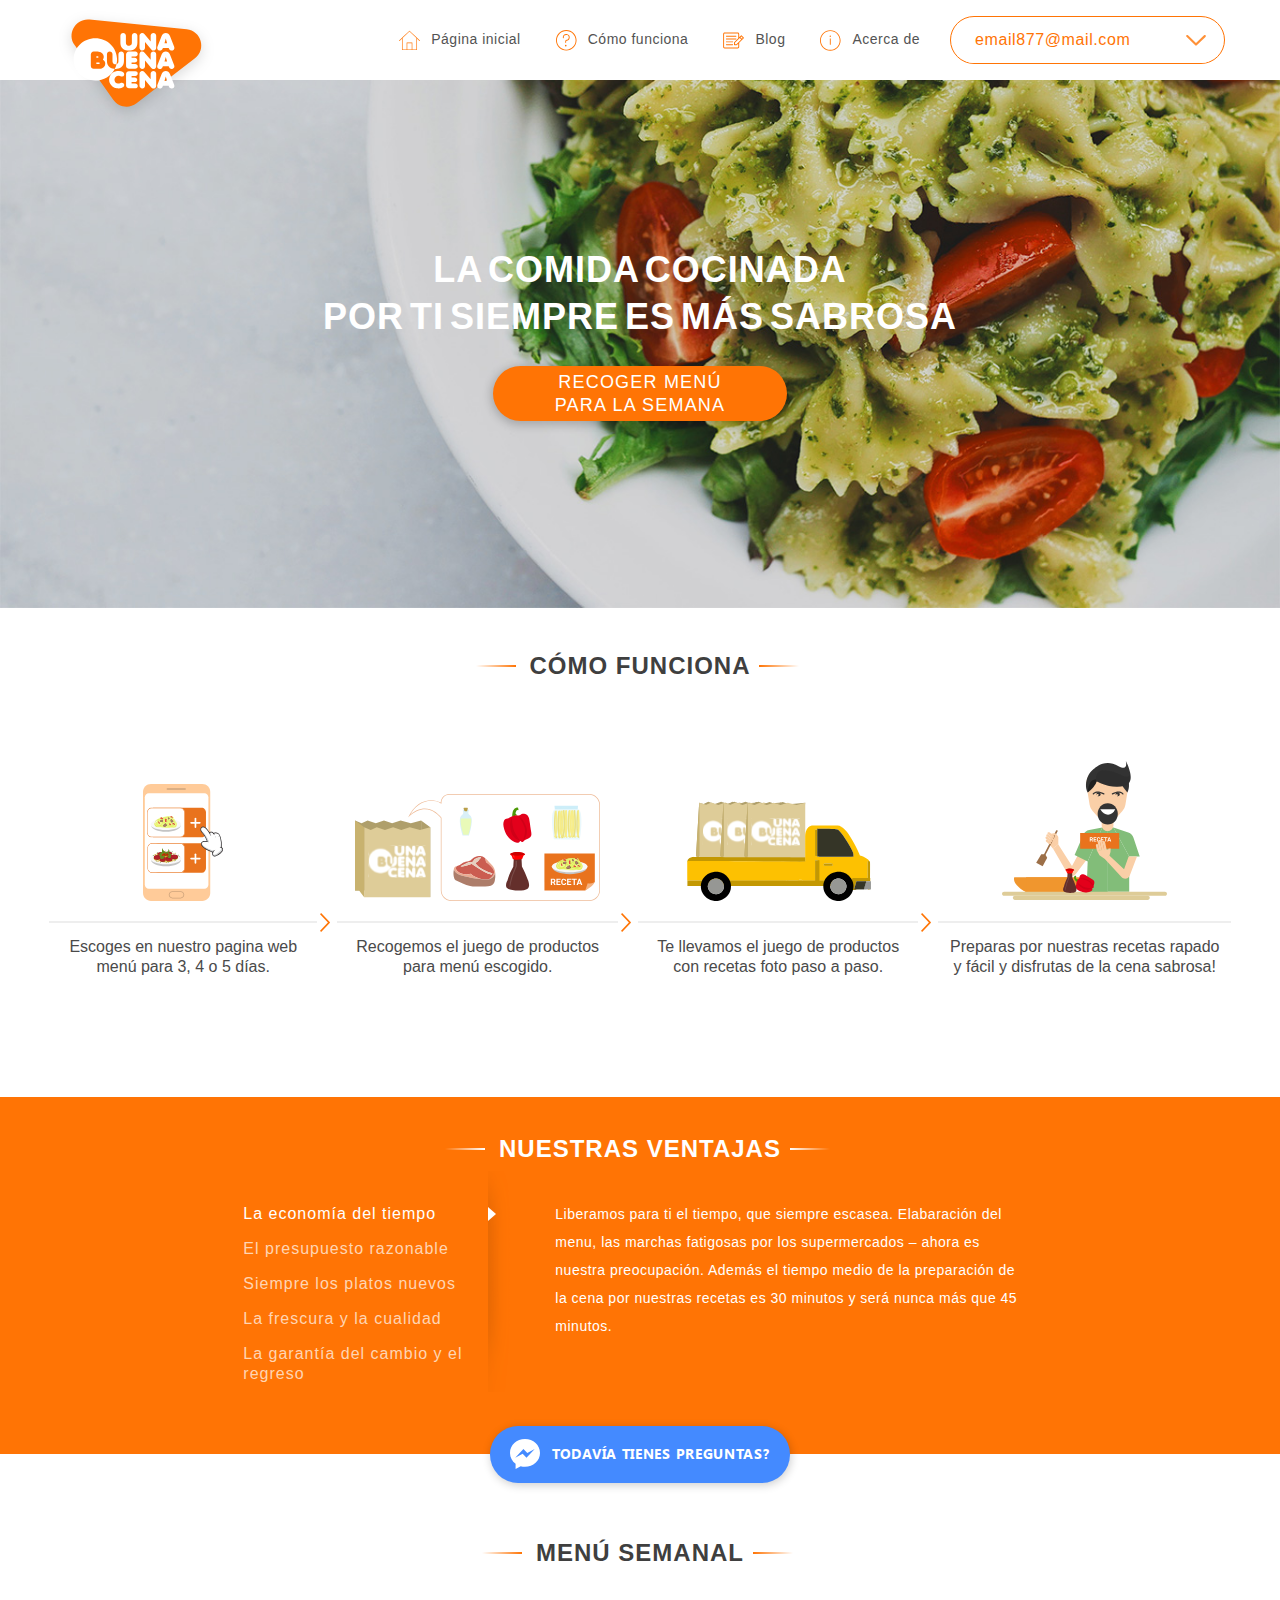
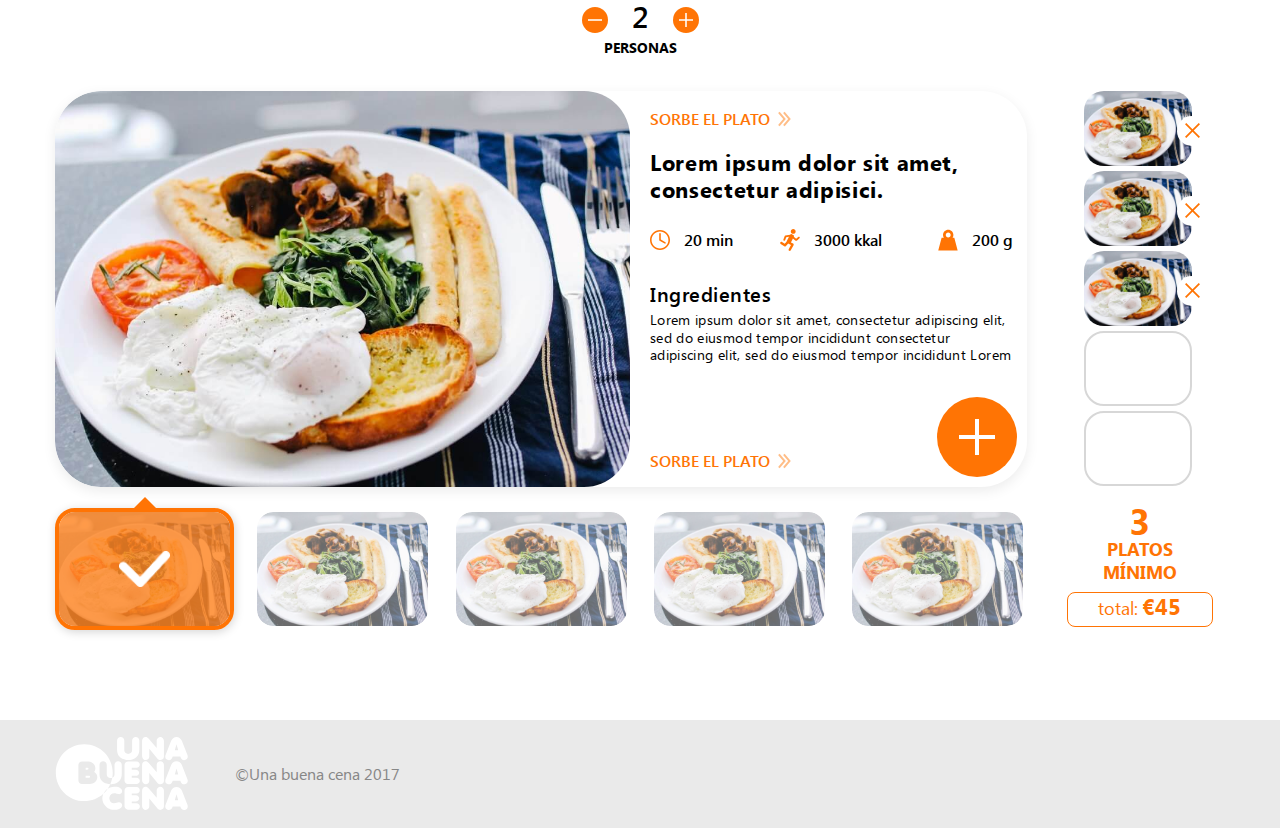
<file: app/index.html>
<!DOCTYPE html>
<html lang="en">
<head>
  <meta charset="UTF-8">
  <meta http-equiv="X-UA-Compatible" content="IE=edge">

  <title>UnaBuenaCena</title>

  <link rel="stylesheet" href="css/style.css">

</head>
<body>
<div class="wrapper">
  <div class="wrapper__inner">
    <header class="header">
      <div class="container">
        <div class="row">
          <div class="col-md-2">
            <a href="#" class="logo">
              <img src="img/logo.svg" alt="logo" width="100%" />
            </a>
          </div>
          <div class="col-md-10">
            <div class="header__hold">
              <nav class="nav">
                <ul class="nav-list">
                  <li class="nav-list__item">
                    <a href="#" class="nav-link">
                      <div class="nav-link__icon">
                        <svg viewBox="0 0 90 83" xmlns="http://www.w3.org/2000/svg" xmlns:xlink="http://www.w3.org/1999/xlink">
                          <path d="M89.5736 41.5825L77.0426 29.7475C76.8936 29.4705 76.6696 29.2425 76.3766 29.1215L45.9347 0.3735C45.4077 -0.1245 44.5867 -0.1245 44.0597 0.3735L13.6226 29.1195C13.3236 29.2435 13.0926 29.4755 12.9426 29.7615L0.425648 41.5835C-0.120352 42.1005 -0.144352 42.9625 0.372648 43.5105C0.886648 44.0565 1.75165 44.0835 2.30065 43.5655L12.7786 33.6695V81.0955C12.7786 81.8495 13.3886 82.4595 14.1426 82.4595H34.1096C34.1126 82.4595 34.1156 82.4605 34.1176 82.4605H55.8857C55.8887 82.4605 55.8916 82.4595 55.8916 82.4595H75.8536C76.6076 82.4595 77.2167 81.8495 77.2167 81.0955V33.6655L87.6996 43.5645C87.9636 43.8135 88.3016 43.9375 88.6376 43.9375C88.9996 43.9375 89.3626 43.7935 89.6276 43.5095C90.1436 42.9625 90.1196 42.1005 89.5736 41.5825ZM54.5206 79.7315H35.4806V52.9085H54.5206V79.7315ZM74.4876 79.7315H57.2486V51.5445C57.2486 50.7905 56.6386 50.1805 55.8846 50.1805H34.1166C33.3636 50.1805 32.7537 50.7905 32.7537 51.5445V79.7325H15.5056V31.0925L44.9967 3.2395L74.4876 31.0905V79.7315Z" transform="translate(0.000366211)"/>
                        </svg>
                      </div>
                      <div class="nav-link__title">Página inicial</div>
                    </a>
                  </li>
                  <li class="nav-list__item">
                    <a href="#" class="nav-link">
                      <div class="nav-link__icon">
                        <svg viewBox="0 0 45 45" xmlns="http://www.w3.org/2000/svg" xmlns:xlink="http://www.w3.org/1999/xlink">
                          <path d="M 22.733 33.547C 22.733 34.553 21.918 35.368 20.912 35.368C 19.906 35.368 19.091 34.553 19.091 33.547C 19.091 32.541 19.906 31.726 20.912 31.726C 21.918 31.726 22.733 32.541 22.733 33.547ZM 24.087 8.863C 20.64 8.375 18.072 8.98 16.453 10.663C 14.135 13.073 14.766 16.722 14.794 16.876C 14.893 17.418 15.412 17.779 15.953 17.68C 16.495 17.583 16.857 17.064 16.762 16.521C 16.757 16.493 16.291 13.705 17.902 12.041C 19.051 10.854 21.037 10.451 23.806 10.844C 26.205 11.184 27.325 13.427 27.37 15.498C 27.422 17.824 26.161 20.416 23.228 20.966C 20.097 21.552 19.598 23.318 19.708 26.811C 19.725 27.353 20.169 27.78 20.707 27.78C 20.718 27.78 20.728 27.78 20.739 27.78C 21.291 27.763 21.724 27.301 21.707 26.749C 21.599 23.306 22.143 23.205 23.596 22.933C 27.682 22.168 29.44 18.626 29.369 15.455C 29.307 12.536 27.648 9.368 24.087 8.863ZM 44.068 22.034C 44.068 34.183 34.184 44.068 22.034 44.068C 9.884 44.068 6.2561e-07 34.184 6.2561e-07 22.034C 6.2561e-07 9.884 9.885 1.52588e-07 22.034 1.52588e-07C 34.183 1.52588e-07 44.068 9.884 44.068 22.034ZM 42.068 22.034C 42.068 10.988 33.081 2 22.034 2C 10.987 2 2 10.987 2 22.034C 2 33.081 10.987 42.068 22.034 42.068C 33.081 42.068 42.068 33.08 42.068 22.034Z"/>
                        </svg>
                      </div>
                      <div class="nav-link__title">Cómo funciona</div>
                    </a>
                  </li>
                  <li class="nav-list__item">
                    <a href="#" class="nav-link">
                      <div class="nav-link__icon">
                        <svg viewBox="0 0 89 69" xmlns="http://www.w3.org/2000/svg" xmlns:xlink="http://www.w3.org/1999/xlink">
                          <g transform="translate(265 723)">
                            <path transform="translate(-264.379 -722.659)" d="M 6.125 0C 2.76647 0 0 2.76647 0 6.125L 0 61.875C 0 65.2335 2.76647 68 6.125 68L 61.875 68C 65.2335 68 68 65.2335 68 61.875L 68 43.8438L 87.4062 24.4688C 87.7764 24.0943 87.984 23.589 87.984 23.0625C 87.984 22.536 87.7764 22.0307 87.4062 21.6562L 78.3438 12.5938C 78.1346 12.3795 77.88 12.2149 77.5988 12.1121C 77.3175 12.0093 77.0168 11.971 76.7188 12C 76.2669 12.0569 75.8479 12.2664 75.5312 12.5938L 68 20.1562L 68 6.125C 68 2.76647 65.2335 0 61.875 0L 6.125 0ZM 6.125 4L 61.875 4C 63.0917 4 64 4.90831 64 6.125L 64 24.1562L 46.5938 41.5938C 46.2177 41.9656 46.0042 42.4712 46 43L 46 52C 46.0001 52.5304 46.2108 53.0391 46.5858 53.4142C 46.9609 53.7892 47.4696 53.9999 48 54L 57 54C 57.5288 53.9958 58.0344 53.7823 58.4062 53.4062L 64 47.8125L 64 61.875C 64 63.0917 63.0917 64 61.875 64L 6.125 64C 4.90831 64 4 63.0917 4 61.875L 4 6.125C 4 4.90831 4.90831 4 6.125 4ZM 13.8125 14C 13.5498 14.0123 13.2921 14.0761 13.0541 14.188C 12.8162 14.2999 12.6025 14.4575 12.4255 14.6519C 12.2484 14.8464 12.1114 15.0738 12.0222 15.3212C 11.9331 15.5686 11.8935 15.8311 11.9058 16.0938C 11.9182 16.3564 11.9821 16.6141 12.094 16.8521C 12.2059 17.0901 12.3636 17.3036 12.5581 17.4807C 12.7525 17.6577 12.98 17.7946 13.2274 17.8838C 13.4748 17.9729 13.7373 18.0124 14 18L 54 18C 54.265 18.0037 54.5281 17.9548 54.7741 17.856C 55.02 17.7571 55.2439 17.6104 55.4326 17.4243C 55.6213 17.2382 55.7712 17.0165 55.8735 16.772C 55.9758 16.5275 56.0285 16.265 56.0285 16C 56.0285 15.735 55.9758 15.4725 55.8735 15.228C 55.7712 14.9835 55.6213 14.7618 55.4326 14.5757C 55.2439 14.3896 55.02 14.2429 54.7741 14.144C 54.5281 14.0452 54.265 13.9963 54 14L 14 14C 13.9375 13.9971 13.875 13.9971 13.8125 14L 13.8125 14ZM 76.9375 16.8125L 83.1875 23.0625L 79.5312 26.7188L 73.2812 20.4688L 76.9375 16.8125ZM 70.4688 23.2812L 76.7188 29.5312L 56.1875 50L 50 50L 50 43.8125L 70.4688 23.2812ZM 13.8125 26C 13.5498 26.0123 13.2921 26.0761 13.0541 26.188C 12.8162 26.2999 12.6025 26.4575 12.4255 26.6519C 12.2484 26.8464 12.1114 27.0738 12.0222 27.3212C 11.9331 27.5686 11.8935 27.8311 11.9058 28.0938C 11.9182 28.3564 11.9821 28.6141 12.094 28.8521C 12.2059 29.0901 12.3636 29.3036 12.5581 29.4807C 12.7525 29.6577 12.98 29.7946 13.2274 29.8838C 13.4748 29.9729 13.7373 30.0124 14 30L 54 30C 54.265 30.0037 54.5281 29.9548 54.7741 29.856C 55.02 29.7571 55.2439 29.6104 55.4326 29.4243C 55.6213 29.2382 55.7712 29.0165 55.8735 28.772C 55.9758 28.5275 56.0285 28.265 56.0285 28C 56.0285 27.735 55.9758 27.4725 55.8735 27.228C 55.7712 26.9835 55.6213 26.7618 55.4326 26.5757C 55.2439 26.3896 55.02 26.2429 54.7741 26.144C 54.5281 26.0452 54.265 25.9963 54 26L 14 26C 13.9375 25.9971 13.875 25.9971 13.8125 26ZM 13.8125 38C 13.5498 38.0123 13.2921 38.0761 13.0541 38.188C 12.8162 38.2999 12.6025 38.4575 12.4255 38.6519C 12.2484 38.8464 12.1114 39.0738 12.0222 39.3212C 11.9331 39.5686 11.8935 39.8311 11.9058 40.0938C 11.9182 40.3564 11.9821 40.6141 12.094 40.8521C 12.2059 41.0901 12.3636 41.3036 12.5581 41.4807C 12.7525 41.6577 12.98 41.7946 13.2274 41.8838C 13.4748 41.9729 13.7373 42.0124 14 42L 40.1562 42C 40.4213 42.0037 40.6844 41.9548 40.9303 41.856C 41.1763 41.7571 41.4001 41.6104 41.5888 41.4243C 41.7776 41.2382 41.9275 41.0165 42.0298 40.772C 42.132 40.5275 42.1847 40.265 42.1847 40C 42.1847 39.735 42.132 39.4725 42.0298 39.228C 41.9275 38.9835 41.7776 38.7618 41.5888 38.5757C 41.4001 38.3896 41.1763 38.2429 40.9303 38.144C 40.6844 38.0452 40.4213 37.9963 40.1562 38L 14 38C 13.9375 37.9971 13.875 37.9971 13.8125 38ZM 13.8125 50C 13.5498 50.0123 13.2921 50.0761 13.0541 50.188C 12.8162 50.2999 12.6025 50.4575 12.4255 50.6519C 12.2484 50.8464 12.1114 51.0738 12.0222 51.3212C 11.9331 51.5686 11.8935 51.8311 11.9058 52.0938C 11.9182 52.3564 11.9821 52.6141 12.094 52.8521C 12.2059 53.0901 12.3636 53.3036 12.5581 53.4807C 12.7525 53.6577 12.98 53.7946 13.2274 53.8838C 13.4748 53.9729 13.7373 54.0124 14 54L 40 54C 40.265 54.0037 40.5281 53.9548 40.7741 53.856C 41.02 53.7571 41.2439 53.6104 41.4326 53.4243C 41.6213 53.2382 41.7712 53.0165 41.8735 52.772C 41.9758 52.5275 42.0285 52.265 42.0285 52C 42.0285 51.735 41.9758 51.4725 41.8735 51.228C 41.7712 50.9835 41.6213 50.7618 41.4326 50.5757C 41.2439 50.3896 41.02 50.2429 40.7741 50.144C 40.5281 50.0452 40.265 49.9963 40 50L 14 50C 13.9375 49.9971 13.875 49.9971 13.8125 50L 13.8125 50Z"/>
                          </g>
                        </svg>
                      </div>
                      <div class="nav-link__title">Blog</div>
                    </a>
                  </li>
                  <li class="nav-list__item">
                    <a href="#" class="nav-link">
                      <div class="nav-link__icon">
                        <svg viewBox="0 0 71 70" xmlns="http://www.w3.org/2000/svg" xmlns:xlink="http://www.w3.org/1999/xlink">
                          <path d="M 34.793 69.588C 53.979 69.588 69.588 53.979 69.588 34.794C 69.588 15.608 53.979 0 34.793 0C 15.608 0 0 15.608 0 34.794C -1.77636e-15 53.979 15.608 69.588 34.793 69.588ZM 34.793 3C 52.325 3 66.588 17.263 66.588 34.794C 66.588 52.326 52.325 66.588 34.793 66.588C 17.262 66.588 3 52.325 3 34.794C 3 17.263 17.262 3 34.793 3Z"/>
                          <path d="M 36.293 28.496L 33.293 28.496L 33.293 49.121L 36.293 49.121L 36.293 28.496Z"/>
                          <path d="M 34.793 22.923C 36.148 22.923 37.252 21.82 37.252 20.465C 37.252 19.11 36.148 18.007 34.793 18.007C 33.438 18.007 32.335 19.11 32.335 20.465C 32.335 21.82 33.438 22.923 34.793 22.923ZM 34.793 19.923C 35.092 19.923 35.335 20.166 35.335 20.465C 35.335 20.764 35.092 21.007 34.793 21.007C 34.495 21.007 34.252 20.764 34.252 20.465C 34.252 20.166 34.495 19.923 34.793 19.923Z"/>
                        </svg>
                      </div>
                      <div class="nav-link__title">Acerca de</div>
                    </a>
                  </li>
                </ul>
              </nav>
              <div class="account" style="display: none;">
                <a href="#" class="account__link">Iniciar sesión</a>
              </div>
              <div class="entered" style="display: none;">
                <a href="#" class="entered__link">Hazte una cuenta</a>
              </div>
              <div class="box-info">
                <div class="box-info__wrap">
                  <div class="box-info-current">
                    <span class="box-info-current__title">email877@mail.com</span>
                  </div>
                  <ul class="info-list">
                    <li>
                      <a href="#" class="info-list-link">
                        <svg class="info-list-link__icn" viewBox="0 0 53 63" xmlns="http://www.w3.org/2000/svg" xmlns:xlink="http://www.w3.org/1999/xlink">
                          <path fill-rule="evenodd" clip-rule="evenodd" d="M25.2079 0C33.8079 0 40.7079 6.90002 40.7079 15.5C40.7079 24 33.8079 30.9 25.2079 30.9C16.6079 30.9 9.70788 24 9.70788 15.5C9.70788 6.90002 16.6079 0 25.2079 0ZM25.2079 4C18.9079 4 13.7079 9.20001 13.7079 15.5C13.7079 21.8 18.9079 26.9 25.2079 26.9C31.5079 26.9 36.7079 21.8 36.7079 15.5C36.7079 9.20001 31.5079 4 25.2079 4ZM6.70788 62.2C1.9079 62.2 -1.29212 57.3 0.507932 52.9C5.10791 41.7 14.6079 34.1 25.6079 34.1C36.5079 34.1 46.0079 41.7 50.7079 52.9C52.5079 57.3 49.3079 62.2 44.5079 62.2H6.70788ZM47.0079 54.5C42.8079 44.4 34.6079 38.1 25.6079 38.1C16.6079 38.1 8.4079 44.4 4.20788 54.5C3.72772 55.6523 4.16974 56.528 4.38275 56.95L4.4079 57C4.70788 57.4 5.4079 58.2 6.70788 58.2H44.5079C45.8079 58.2 46.6079 57.4 46.8079 57C47.0079 56.7 47.5079 55.7 47.0079 54.5Z" transform="translate(0.792114)" fill="#FF9138"/>
                        </svg>
                        <span class="info-list-link__title">Mis datos</span>
                      </a>
                    </li>
                    <li>
                      <a href="#" class="info-list-link">
                        <svg class="info-list-link__icn" viewBox="0 0 485 473" xmlns="http://www.w3.org/2000/svg" xmlns:xlink="http://www.w3.org/1999/xlink">
                          <path fill-rule="evenodd" clip-rule="evenodd" d="M110.736 210.67C110.723 210.313 110.71 209.953 110.695 209.591C106.884 112.07 190.255 39.5791 275.918 39.5791C361.581 39.5791 443.328 107.09 443.328 209.591C443.328 257.02 421.302 301.578 392.265 330.114C358.548 363.249 314.919 376.613 278.144 376.613C209.699 376.613 162.281 328.238 162.281 328.238L131.814 356.882C131.814 356.882 162.591 384.221 187.898 395.93C213.205 407.639 220.615 414.727 275.918 415.962C323.416 417.022 367.752 395.799 396.579 376.613C477.734 322.601 484.035 245.47 484.035 210.126C484.035 174.783 476.992 105.407 409.416 48.0747C377.814 21.2637 336.708 8.79367e-07 272.023 0C211.695 -8.20139e-07 165.809 27.7763 135.881 53.8607C65.1006 115.551 67.9849 210.126 67.9849 210.126C67.9849 210.126 68.076 210.316 68.2498 210.67H0L91.943 305.569L186.856 210.67H110.736Z" fill="#FF9138"/>
                          <path fill-rule="evenodd" clip-rule="evenodd" d="M1.07422e-05 -7.93457e-07V110.858L98.524 170.698L115.281 147.379L32.442 97.19V-7.93457e-07H1.07422e-05Z" transform="translate(257.161 122.307)" fill="#FF9138"/>
                        </svg>
                        <span class="info-list-link__title">Historial de pedidos</span>
                      </a>
                    </li>
                    <li>
                      <a href="#" class="info-list-link">
                        <svg class="info-list-link__icn" viewBox="0 0 32 32" xmlns="http://www.w3.org/2000/svg" xmlns:xlink="http://www.w3.org/1999/xlink">
                          <path fill-rule="evenodd" clip-rule="evenodd" d="M17 3.66637V22.9958C17 23.5494 16.5561 23.9982 16 23.9982C15.4477 23.9982 15 23.5588 15 22.9958V3.66637L12.2433 6.72739C11.8738 7.13763 11.2415 7.17089 10.831 6.80167C10.4205 6.43245 10.3872 5.80057 10.7567 5.39033L15.3359 0.305592C15.7031 -0.102079 16.2973 -0.101649 16.6641 0.305592L21.2433 5.39033C21.6128 5.80057 21.5795 6.43245 21.169 6.80167C20.7585 7.17089 20.1262 7.13763 19.7567 6.72739L17 3.66637ZM0 30.9973V16.9991C0 16.4428 0.447715 15.9982 1 15.9982C1.55613 15.9982 2 16.449 2 17.0051V29.9982H30V17.0051C30 16.4482 30.4477 15.9982 31 15.9982C31.5561 15.9982 32 16.4463 32 16.9991V30.9973C32 31.5536 31.5555 31.9982 31.0072 31.9982H0.992783C0.452359 31.9982 0 31.5501 0 30.9973Z" transform="translate(0.00183105 32) rotate(-90)" fill="#FF7404"/>
                        </svg>
                        <span class="info-list-link__title">Salir</span>
                      </a>
                    </li>
                  </ul>
                </div>
              </div>
            </div>
          </div>
        </div>
      </div>
    </header>
    <main class="main">
      <section class="banner">
        <div class="container">
          <div class="row">
            <div class="col-md-12">
              <h1 class="title">
                <span class="title__item">La comida cocinada</span>
                <span class="title__item">por ti siempre es más sabrosa</span>
              </h1>
              <a href="#" class="banner-link">recoger menú para la semana</a>
            </div>
          </div>
        </div>
      </section>

      <section class="steps">
        <div class="container">
          <div class="row">
            <h2 class="page-title">
              <span class="page-title__text">Cómo funciona</span>
            </h2>
            <ul class="steps-list">
              <li class="steps-list__item">
                <div class="steps-box">
                  <div class="steps-box__icon steps-box__icon_phone">
                    <img src="img/plus-phone.svg" alt="img">
                  </div>
                  <div class="steps-box__desc shevron">
                    Escoges en nuestro pagina web menú para 3, 4 o 5 días.
                  </div>
                </div>
              </li>
              <li class="steps-list__item">
                <div class="steps-box">
                  <div class="steps-box__icon steps-box__icon_package">
                    <img src="img/package.svg" alt="img">
                  </div>
                  <div class="steps-box__desc shevron">
                    Recogemos el juego de productos para menú escogido.
                  </div>
                </div>
              </li>
              <li class="steps-list__item">
                <div class="steps-box">
                  <div class="steps-box__icon steps-box__icon_truck">
                    <img src="img/truck.svg" alt="img">
                  </div>
                  <div class="steps-box__desc shevron">
                    Te llevamos el juego de productos con recetas foto paso a paso.
                  </div>
                </div>
              </li>
              <li class="steps-list__item">
                <div class="steps-box">
                  <div class="steps-box__icon steps-box__icon_man">
                    <img src="img/man.svg" alt="img">
                  </div>
                  <div class="steps-box__desc">
                    Preparas por nuestras recetas rapado y fácil y disfrutas de la cena sabrosa!
                  </div>
                </div>
              </li>
            </ul>
          </div>
        </div>
      </section>

      <section class="tabs">
        <div class="container">
          <div class="row">
            <div class="col-md-12">
              <h2 class="page-title">
                <span class="page-title__text page-title__text_white">Nuestras ventajas</span>
              </h2>
            </div>
          </div>
          <div class="row">
            <div class="col-md-8 col-md-offset-2">
              <div class="tab-wrap">
                <ul class="tab">
                  <li class="tab__item active" onclick="tabs(event, 'one')">
                    La economía del tiempo
                  </li>
                  <li class="tab__item" onclick="tabs(event, 'two')">
                    El presupuesto razonable
                  </li>
                  <li class="tab__item" onclick="tabs(event, 'three')">
                    Siempre los platos nuevos
                  </li>
                  <li class="tab__item" onclick="tabs(event, 'four')">
                    La frescura y la cualidad
                  </li>
                  <li class="tab__item" onclick="tabs(event, 'five')">
                    La garantía del cambio y el regreso
                  </li>
                </ul>

                <div id="one" class="tab-content">
              <span class="tab-content__text">Liberamos para ti el tiempo, que siempre escasea. Elabaración del menu, las marchas fatigosas por los
                supermercados – ahora es nuestra preocupación. Además el tiempo medio de la preparación de la cena por
                nuestras recetas es 30 minutos y será nunca más que 45 minutos.
              </span>
                </div>
                <div id="two" class="tab-content">
              <span class="tab-content__text">Lorem ipsum dolor sit amet, consectetur adipisicing elit.
                Molestiae, molestias.
              </span>
                </div>
                <div id="three" class="tab-content">
              <span class="tab-content__text">
                Lorem ipsum dolor sit amet, consectetur adipisicing elit. Corporis excepturi nostrum pariatur quasi
                sint temporibus.
              </span>
                </div>
                <div id="four" class="tab-content">
              <span class="tab-content__text">
                Lorem ipsum dolor sit amet, consectetur adipisicing elit. Beatae consequatur deserunt minima mollitia
               officia quas quisquam similique, sint totam voluptatum!
              </span>
                </div>
                <div id="five" class="tab-content">
              <span class="tab-content__text">
                Lorem ipsum dolor sit amet, consectetur adipisicing elit. Corporis excepturi nostrum pariatur quasi
                sint temporibus.
              </span>
                </div>
              </div>
            </div>
          </div>
        </div>
      </section>

      <div class="btn-message btn btn_bg-blue btn_letter-white-sm">
        <svg class="btn-message__ico" width="30" height="30" viewBox="0 0 24 24">
          <path fill="#ffffff" fill-rule="evenodd" d="M 12 3.55271e-15C 5.373 3.55271e-15 0 4.975 0 11.111C 0 14.608 1.745 17.727 4.472 19.763L 4.472 24L 8.558 21.758C 9.648 22.059 10.804 22.222 12 22.222C 18.627 22.222 24 17.248 24 11.111C 24 4.975 18.627 0 12 0L 12 3.55271e-15ZM 13.193 14.963L 10.137 11.704L 4.174 14.963L 10.733 8L 13.863 11.259L 19.752 8L 13.193 14.963Z"/>
        </svg>
        <span class="btn__text btn__text_line">Todavía tienes preguntas?</span>
      </div>

      <section class="menu-weekly">
        <h2 class="page-title">
          <span class="page-title__text">Menú semanal</span>
        </h2>
        <div class="menu-weekly__order-amount">
          <div class="order-amount">
            <span class="order-amount__minus">
              <svg class="order-amount__ico" width="14" height="2" viewBox="0 0 18 2" xmlns="http://www.w3.org/2000/svg" xmlns:xlink="http://www.w3.org/1999/xlink">
                   <path fill-rule="evenodd" fill="rgb(255, 255, 255)" d="M-0.000,-0.000 L18.000,-0.000 L18.000,2.000 L-0.000,2.000 L-0.000,-0.000 Z"/>
              </svg>
            </span>
            <span class="order-amount__result"><span class="order-amount__num">2</span>
              <span class="order-amount__text">personas</span>
            </span>
            <span class="order-amount__plus">
              <svg class="order-amount__ico" width="14" height="14" viewBox="0 0 18 18" xmlns="http://www.w3.org/2000/svg" xmlns:xlink="http://www.w3.org/1999/xlink">
                <path fill-rule="evenodd" fill="rgb(255, 255, 255)" d="M18.000,10.000 L10.000,10.000 L10.000,18.000 L8.000,18.000 L8.000,10.000 L-0.000,10.000 L-0.000,8.000 L8.000,8.000 L8.000,-0.000 L10.000,-0.000 L10.000,8.000 L18.000,8.000 L18.000,10.000 Z"/>
              </svg>
            </span>
          </div>
        </div>

        <div class="dish">
          <div class="dish-select">
            <div class="product">
              <div class="product__wrap-img">
                <img src="img/dish-1.jpg" alt="dish"  class="product__img">
              </div>
              <div class="product__hold">
                <div class="dish-add-pointer">
                  <span class="dish-add-pointer__text">Sorbe el plato</span>
                  <span class="dish-add-pointer__ico">
                    <svg viewBox="0 0 60 32" width="16" height="8" class="dish-add-pointer__arrow dish-add-pointer__arrow_first">
                      <path fillrule="evenodd" opacity="0.51" fill="#ff7d14" d="M59.028,6.555 L30.085,31.178 L30.000,31.078 L29.915,31.178 L0.972,6.555 L6.156,0.461 L30.000,20.746 L53.844,0.461 L59.028,6.555 Z"></path>
                    </svg>
                    <svg viewBox="0 0 60 32" width="16" height="8" class="dish-add-pointer__arrow dish-add-pointer__arrow_last">
                      <path fillrule="evenodd" opacity="0.51" fill="#ff7d14" d="M59.028,6.555 L30.085,31.178 L30.000,31.078 L29.915,31.178 L0.972,6.555 L6.156,0.461 L30.000,20.746 L53.844,0.461 L59.028,6.555 Z"></path>
                    </svg>
                  </span>
                </div>

                <h2 class="product__title">Lorem ipsum dolor sit amet, consectetur adipisici.</h2>

                <div class="product-data">
                  <ul class="product-data__list">
                    <li class="product-data__item">
                      <span class="product-data__ico-wrap">
                        <svg class="product-data__ico" width="20" height="22" viewBox="0 0 76 76" xmlns="http://www.w3.org/2000/svg" xmlns:xlink="http://www.w3.org/1999/xlink">
                            <path fill="#ff7404" d="M 38 -7.38281e-06C 17.0488 -7.38281e-06 0 17.0488 0 38C 0 58.9512 17.0488 76 38 76C 58.9512 76 76 58.9512 76 38C 76 17.0488 58.9512 -7.38281e-06 38 -7.38281e-06L 38 -7.38281e-06ZM 38 5.99999C 55.7085 5.99999 70 20.2914 70 38C 70 55.7085 55.7085 70 38 70C 20.2915 70 6 55.7085 6 38C 6 20.2914 20.2915 5.99999 38 5.99999L 38 5.99999ZM 38 11C 36.3432 11 35 12.3432 35 14L 35 38C 35 39.1095 35.6046 40.0747 36.5 40.5938L 55.5625 51.5937C 56.9973 52.4221 58.8279 51.9349 59.6562 50.5C 60.4848 49.0651 59.9974 47.2347 58.5625 46.4063L 41 36.2813L 41 14C 41 12.3432 39.6569 11 38 11Z"/>
                        </svg>
                      </span>
                      <span class="product-data__text">20 min</span>
                    </li>
                    <li class="product-data__item">
                      <span class="product-data__ico-wrap">
                        <svg class="product-data__ico" width="20" height="22" viewBox="0 0 518 579" xmlns="http://www.w3.org/2000/svg" xmlns:xlink="http://www.w3.org/1999/xlink">
                          <g transform="translate(503 932)">
                              <path transform="translate(-502.759 -931.233)" fill="#ff7404" d="M 343.588 -1.92383e-06C 326.682 0.0112771 310.471 6.73235 298.517 18.687C 286.563 30.6417 279.842 46.8524 279.831 63.7586C 279.842 80.6648 286.563 96.8755 298.517 108.83C 310.471 120.785 326.682 127.506 343.588 127.517C 360.495 127.507 376.706 120.786 388.661 108.831C 400.616 96.8765 407.337 80.6653 407.348 63.7586C 407.337 46.8519 400.616 30.6407 388.661 18.6859C 376.706 6.7312 360.495 0.0104824 343.588 -1.92383e-06L 343.588 -1.92383e-06ZM 292.68 134.063C 280.954 132.766 269.208 137.92 262.133 147.882L 136.312 171.76C 127.501 173.374 120.204 179.563 117.04 188.003L 85.2812 272.369C 80.2552 285.65 86.9101 300.433 100.191 305.46C 103.169 306.639 106.24 307.036 109.281 307.036C 119.647 307.036 129.314 300.732 133.161 290.429L 160.071 219.398L 231.467 205.822L 171.95 320.37C 169.156 325.831 168.125 331.692 168.434 337.34L 120.311 389.583L 47.9461 340.613C 33.8591 331.117 14.7751 334.767 5.27915 348.855C -4.21585 362.943 -0.565855 382.148 13.5211 391.644L 107.828 455.281C 113.041 458.819 119.081 460.615 125.04 460.615C 133.419 460.615 141.749 457.192 147.706 450.676L 211.102 381.825L 283.951 421.947L 224.799 532.132C 216.792 547.088 222.326 565.761 237.285 573.829C 241.94 576.312 246.927 577.465 251.83 577.465C 262.753 577.465 273.396 571.647 278.983 561.344L 352.56 424.372C 360.564 409.539 355.087 390.925 340.317 382.795L 283.345 351.401L 334.984 252.126L 405.895 306.067C 410.487 309.604 415.948 311.278 421.41 311.278C 427.305 311.278 433.114 309.252 437.895 305.218L 508.441 245.702C 519.24 236.764 520.595 220.559 511.472 209.822C 502.411 199.023 486.332 197.669 475.469 206.792L 420.562 253.095L 358.863 206.185L 360.075 204.004C 368.516 187.806 362.091 167.838 345.892 159.397L 304.196 137.578C 300.486 135.654 296.588 134.495 292.68 134.063L 292.68 134.063Z"/>
                          </g>
                        </svg>
                      </span>
                      <span class="product-data__text">3000 kkal</span>
                    </li>
                    <li class="product-data__item">
                      <span class="product-data__ico-wrap">
                        <svg class="product-data__ico" width="20" height="22" viewBox="0 0 55 58" xmlns="http://www.w3.org/2000/svg" xmlns:xlink="http://www.w3.org/1999/xlink">
                          <g transform="translate(225 649)">
                            <path transform="translate(-224.303 -648.01)" fill="#ff7404" d="M 44.133 21.82L 39.483 21.82C 40.856 19.628 41.664 17.046 41.664 14.273C 41.664 6.402 35.261 4.42505e-07 27.39 4.42505e-07C 19.519 4.42505e-07 13.117 6.402 13.117 14.273C 13.117 17.045 13.925 19.627 15.298 21.82L 9.223 21.82L 6.10352e-07 56.892L 53.354 56.892L 44.133 21.82ZM 27.389 7.512C 31.118 7.512 34.152 10.545 34.152 14.274C 34.152 18.003 31.118 21.036 27.389 21.036C 23.66 21.036 20.627 18.003 20.627 14.274C 20.627 10.545 23.661 7.512 27.389 7.512Z"/>
                          </g>
                        </svg>
                      </span>
                      <span class="product-data__text">200 g</span>
                    </li>
                  </ul>
                </div>
                <div class="product-descr">
                  <div class="product-descr__hold">
                    <span class="product-descr__title">Ingredientes</span>
                    <span class="product-descr__text">
                      <p>Lorem ipsum dolor sit amet, consectetur adipiscing elit, sed do eiusmod tempor incididunt consectetur adipiscing elit, sed do eiusmod tempor incididunt Lorem ipsum dolor sit amet, consectetur adipiscing elit, sed do eiusmod tempor incididunt consectetur adipiscing elit, sed do eiusmod tempor incididunt</p>
                      <p>Lorem ipsum dolor sit amet, consectetur adipiscing elit, sed do eiusmod tempor incididunt consectetur adipiscing elit, sed do eiusmod tempor incididunt Lorem ipsum dolor sit amet, consectetur adipiscing elit, sed do eiusmod tempor incididunt consectetur adipiscing elit, sed do eiusmod tempor incididunt</p>
                      <ul>
                        <li>Lorem ipsum dolor sit amet, consectetur.</li>
                        <li>Accusantium animi commodi qui quod voluptatibus.</li>
                        <li>Accusantium cumque earum harum nostrum porro.</li>
                        <li>Cumque ducimus impedit minima neque sequi?</li>
                        <li>Neque, quaerat veritatis. Dolorum, esse officia.</li>
                      </ul>
                      <ol>
                        <li>Lorem ipsum dolor sit amet, consectetur.</li>
                        <li>Accusantium animi commodi qui quod voluptatibus.</li>
                        <li>Accusantium cumque earum harum nostrum porro.</li>
                        <li>Cumque ducimus impedit minima neque sequi?</li>
                        <li>Neque, quaerat veritatis. Dolorum, esse officia.</li>
                      </ol>
                    </span>
                  </div>
                  <div class="dish-add">
                    <div class="dish-add__pointer">
                      <div class="dish-add-pointer">
                      <span class="dish-add-pointer__text">
                      Sorbe el plato
                    </span>
                        <span class="dish-add-pointer__ico">
                      <svg viewBox="0 0 60 32" width="16" height="8" class="dish-add-pointer__arrow dish-add-pointer__arrow_first">
                        <path fillRule="evenodd" opacity="0.51" fill="#ff7d14" d="M59.028,6.555 L30.085,31.178 L30.000,31.078 L29.915,31.178 L0.972,6.555 L6.156,0.461 L30.000,20.746 L53.844,0.461 L59.028,6.555 Z"></path>
                      </svg>
                      <svg viewBox="0 0 60 32" width="16" height="8" class="dish-add-pointer__arrow dish-add-pointer__arrow_last">
                        <path fillRule="evenodd" opacity="0.51" fill="#ff7d14" d="M59.028,6.555 L30.085,31.178 L30.000,31.078 L29.915,31.178 L0.972,6.555 L6.156,0.461 L30.000,20.746 L53.844,0.461 L59.028,6.555 Z"></path>
                      </svg>
                    </span>
                      </div>
                    </div>
                    <div class="dish-add__button">
                      <div class="btn-plus">
                        <svg
                                class="btn-plus__ico"
                                xmlns="http://www.w3.org/2000/svg"
                                xmlns:xlink="http://www.w3.org/1999/xlink"
                                width="36px" height="36px">
                          <path fill-rule="evenodd"  fill="rgb(255, 255, 255)"
                                d="M36.000,20.000 L20.000,20.000 L20.000,36.000 L16.000,36.000 L16.000,20.000 L-0.000,20.000 L-0.000,16.000 L16.000,16.000 L16.000,-0.000 L20.000,-0.000 L20.000,16.000 L36.000,16.000 L36.000,20.000 Z"/>
                        </svg>
                      </div>
                    </div>
                  </div>
                </div>
              </div>
            </div>
            <ul class="dish-select__list">
              <li class="dish-select__item active">
                <div class="dish-select__link active">
                  <img src="img/dish-1.jpg" alt="item - 2" class="dish-select__img">
                </div>
              </li>
              <li class="dish-select__item">
                <div class="dish-select__link">
                  <img src="img/dish-1.jpg" alt="item - 2" class="dish-select__img">
                </div>
              </li>
              <li class="dish-select__item">
                <div class="dish-select__link">
                  <img src="img/dish-1.jpg" alt="item-3" class="dish-select__img">
                </div>
              </li>
              <li class="dish-select__item">
                <div class="dish-select__link">
                  <img src="img/dish-1.jpg" alt="item-4" class="dish-select__img">
                </div>
              </li>
              <li class="dish-select__item">
                <div class="dish-select__link">
                  <img src="img/dish-1.jpg" alt="item-5" class="dish-select__img">
                </div>
              </li>
            </ul>
          </div>
          <div class="dish-choose">
            <div class="dish-choose__wrap">
              <ul class="dish-choose__list">
                <li class="dish-choose__item active">
                  <div class="dish-choose__img-wrap">
                    <img src="img/dish-1.jpg" alt="dish" class="dish-choose__img" data-select="item-img">
                  </div>
                  <span class="dish-choose__clear">
                    <svg width="15" height="15" class="dish-choose__clear-ico" viewBox="0 0 8 8" xmlns="http://www.w3.org/2000/svg" xmlns:xlink="http://www.w3.org/1999/xlink">
                      <path fill-rule="evenodd"  fill="rgb(255, 116, 4)" d="M7.993,7.328 L7.328,7.993 L4.000,4.665 L0.672,7.993 L0.007,7.328 L3.334,4.000 L0.007,0.672 L0.672,0.007 L4.000,3.334 L7.328,0.007 L7.993,0.672 L4.666,4.000 L7.993,7.328 Z"/>
                    </svg>
                  </span>
                </li>
                <li class="dish-choose__item active">
                  <div class="dish-choose__img-wrap">
                    <img src="img/dish-1.jpg" alt="dish" class="dish-choose__img" data-select="item-img">
                  </div>
                  <span class="dish-choose__clear">
                    <svg width="15" height="15" class="dish-choose__clear-ico" viewBox="0 0 8 8" xmlns="http://www.w3.org/2000/svg" xmlns:xlink="http://www.w3.org/1999/xlink">
                      <path fill-rule="evenodd"  fill="rgb(255, 116, 4)" d="M7.993,7.328 L7.328,7.993 L4.000,4.665 L0.672,7.993 L0.007,7.328 L3.334,4.000 L0.007,0.672 L0.672,0.007 L4.000,3.334 L7.328,0.007 L7.993,0.672 L4.666,4.000 L7.993,7.328 Z"/>
                    </svg>
                  </span>
                </li>
                <li class="dish-choose__item active">
                  <div class="dish-choose__img-wrap">
                    <img src="img/dish-1.jpg" alt="dish" class="dish-choose__img" data-select="item-img">
                  </div>
                  <span class="dish-choose__clear">
                    <svg width="15" height="15" class="dish-choose__clear-ico" viewBox="0 0 8 8" xmlns="http://www.w3.org/2000/svg" xmlns:xlink="http://www.w3.org/1999/xlink">
                      <path fill-rule="evenodd"  fill="rgb(255, 116, 4)" d="M7.993,7.328 L7.328,7.993 L4.000,4.665 L0.672,7.993 L0.007,7.328 L3.334,4.000 L0.007,0.672 L0.672,0.007 L4.000,3.334 L7.328,0.007 L7.993,0.672 L4.666,4.000 L7.993,7.328 Z"/>
                    </svg>
                  </span>
                </li>
                <li class="dish-choose__item" data-select="item">
                  <div class="dish-choose__img-wrap">

                  </div>
                </li>
                <li class="dish-choose__item" data-select="item">
                  <div class="dish-choose__img-wrap">

                  </div>
                </li>
              </ul>
              <div class="dish-choose__reminder-wrap" style="display: none;">
                <a class="dish-choose__basket active" href="/order/">
                  <svg class="dish-choose__ico" width="68%" height="100%" viewBox="0 0 32 30" fill="#ff7404">
                    <g transform="translate(26 25)">
                      <path transform="translate(-7.11656 -24.5072)" d="M 6.7781 10.8804C 7.20887 11.4844 8.07041 11.6052 8.68579 11.1824C 9.30118 10.7596 9.42426 9.91406 8.99349 9.31008L 2.47041 0.552293C 2.03964 -0.0516927 1.1781 -0.17249 0.562716 0.2503C -0.0526684 0.67309 -0.175745 1.51867 0.255024 2.12265L 6.7781 10.8804Z"/>
                      <path transform="translate(-22.1319 -24.5072)" d="M 0.562716 11.1824C 1.1781 11.6052 2.03964 11.4844 2.47041 10.8804L 8.93195 2.12265C 9.36272 1.51867 9.23964 0.67309 8.62425 0.2503C 8.00887 -0.17249 7.14733 -0.0516927 6.71656 0.552293L 0.255024 9.31008C -0.175745 9.91406 -0.0526684 10.7596 0.562716 11.1824L 0.562716 11.1824Z"/>
                      <path transform="translate(-23.5385 -9.64046)" d="M 3.44615 12.7441C 3.69231 13.5897 4.43077 14.1333 5.29231 14.1333L 21.8462 14.1333C 22.7077 14.1333 23.4462 13.5897 23.6923 12.7441L 27.0769 0L 0 0L 3.44615 12.7441Z"/>
                      <path transform="translate(-26 -15.3783)" d="M 29.6615 0L 29.0462 0C 29.2308 0.42279 29.2923 0.905978 29.2308 1.38917C 29.1077 2.05355 28.7385 2.59714 28.2462 3.01993C 27.1385 3.80511 25.5385 3.56351 24.7385 2.47634L 22.9538 0.0603985L 9.04615 0.0603985L 7.26154 2.47634C 6.46154 3.56351 4.92308 3.80511 3.75385 3.01993C 2.76923 2.35554 2.46154 1.08717 2.95385 0.0603985L 2.33846 0.0603985C 1.04615 0.0603985 0 1.08717 0 2.35554C 0 3.62391 1.04615 4.65069 2.33846 4.65069L 29.6615 4.65069C 30.9538 4.65069 32 3.62391 32 2.35554C 32 1.08717 30.9538 0 29.6615 0Z"/>
                    </g>
                  </svg>
                </a>
                <div class="dish-choose-total">
                  <span class="dish-choose-total__title">total:</span>
                  <span class="dish-choose-total__num">€45</span>
                </div>
              </div>
              <div class="dish-choose__reminder-wrap">
                <div class="dish-choose__reminder active">
                  <span class="dish-choose__num">3</span>
                  <span class="dish-choose__text">platos mínimo</span>
                </div>
                <div class="dish-choose-total">
                  <span class="dish-choose-total__title">total:</span>
                  <span class="dish-choose-total__num">€45</span>
                </div>
              </div>
            </div>
          </div>
        </div>
      </section>
    </main>
  </div>

  <footer class="footer">
    <div class="footer__inner">
      <a href="/" class="footer__link">
        <img src="img/logoSmall.svg" alt="logo" width="134" height="74" class="footer__logo">
      </a>
      <span class="footer__copy">
        ©Una buena cena 2017
      </span>
    </div>
  </footer>
</div>

<script>
  var btnMoreInfo = document.querySelectorAll('.dish-add-pointer');
  var arrowBtnMoreInfo = document.querySelectorAll('.dish-add-pointer__ico');
  var container = document.querySelector('.product-descr__hold');

  Array.prototype.forEach.call(btnMoreInfo, function (el) {
      el.onclick = function () {
          Array.prototype.forEach.call(arrowBtnMoreInfo, function (ar) {
              if (ar.classList.contains('dish-add-pointer__ico_active')) {
                  ar.classList.remove('dish-add-pointer__ico_active');
                  container.classList.remove('product-descr__hold_active');
              } else {
                  ar.classList.add('dish-add-pointer__ico_active');
                  container.classList.add('product-descr__hold_active');
              }
          })
      }
  })
</script>
<script src="js/script.js"></script>
</body>
</html>
</file>
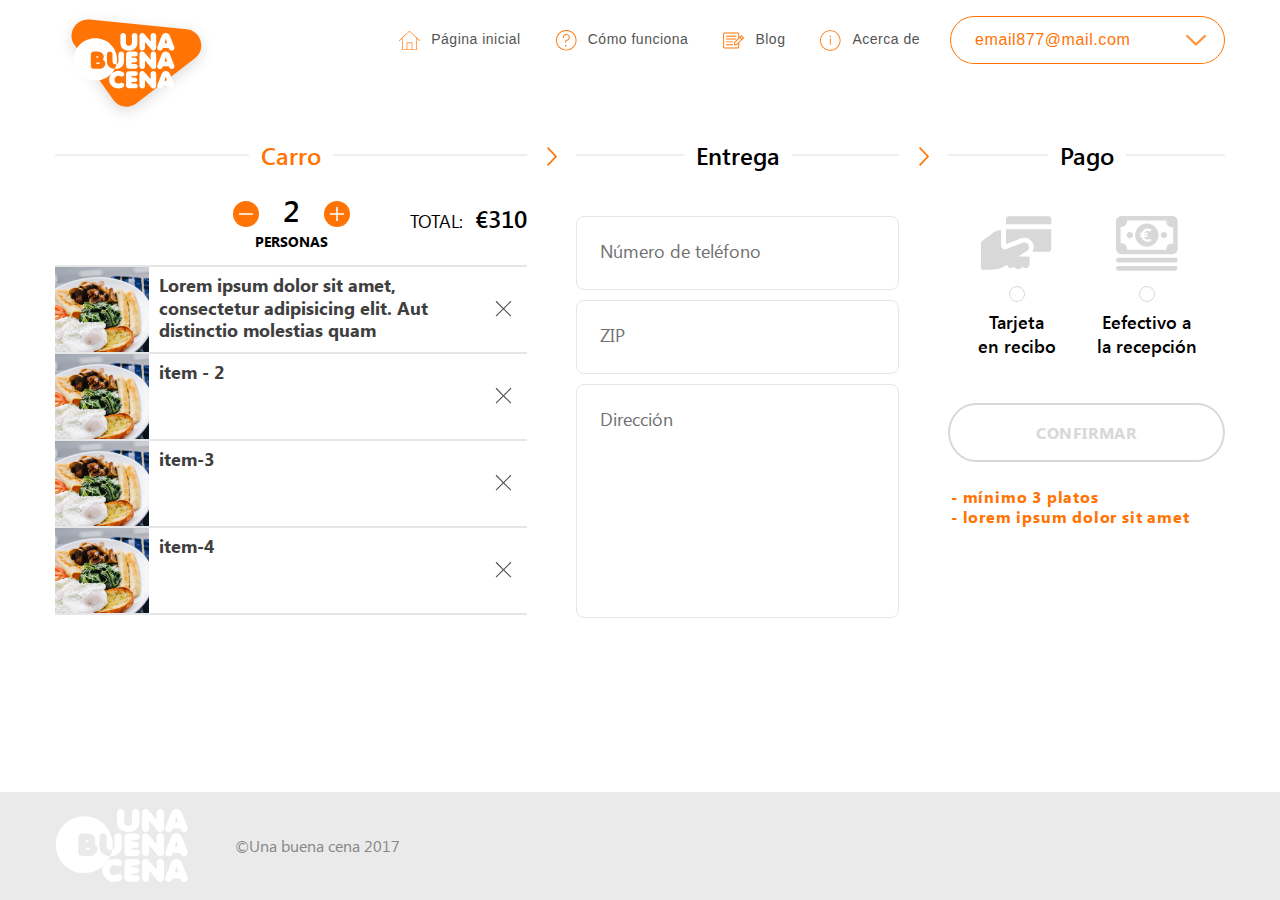
<file: app/basket.html>
<!doctype html>
<html lang="en">
<head>
    <meta charset="UTF-8">
    <meta http-equiv="X-UA-Compatible" content="ie=edge">

    <title>Document</title>

    <link rel="stylesheet" href="css/style.css">
</head>
<body>

    <div class="wrapper">
        <div class="wrapper__inner">
            <header class="header">
                <div class="container">
                    <div class="row">
                        <div class="col-md-2">
                            <a href="#" class="logo">
                                <img src="img/logo.svg" alt="logo" width="100%" />
                            </a>
                        </div>
                        <div class="col-md-10">
                            <div class="header__hold">
                                <nav class="nav">
                                    <ul class="nav-list">
                                        <li class="nav-list__item">
                                            <a href="#" class="nav-link">
                                                <div class="nav-link__icon">
                                                    <svg viewBox="0 0 90 83" xmlns="http://www.w3.org/2000/svg" xmlns:xlink="http://www.w3.org/1999/xlink">
                                                        <path d="M89.5736 41.5825L77.0426 29.7475C76.8936 29.4705 76.6696 29.2425 76.3766 29.1215L45.9347 0.3735C45.4077 -0.1245 44.5867 -0.1245 44.0597 0.3735L13.6226 29.1195C13.3236 29.2435 13.0926 29.4755 12.9426 29.7615L0.425648 41.5835C-0.120352 42.1005 -0.144352 42.9625 0.372648 43.5105C0.886648 44.0565 1.75165 44.0835 2.30065 43.5655L12.7786 33.6695V81.0955C12.7786 81.8495 13.3886 82.4595 14.1426 82.4595H34.1096C34.1126 82.4595 34.1156 82.4605 34.1176 82.4605H55.8857C55.8887 82.4605 55.8916 82.4595 55.8916 82.4595H75.8536C76.6076 82.4595 77.2167 81.8495 77.2167 81.0955V33.6655L87.6996 43.5645C87.9636 43.8135 88.3016 43.9375 88.6376 43.9375C88.9996 43.9375 89.3626 43.7935 89.6276 43.5095C90.1436 42.9625 90.1196 42.1005 89.5736 41.5825ZM54.5206 79.7315H35.4806V52.9085H54.5206V79.7315ZM74.4876 79.7315H57.2486V51.5445C57.2486 50.7905 56.6386 50.1805 55.8846 50.1805H34.1166C33.3636 50.1805 32.7537 50.7905 32.7537 51.5445V79.7325H15.5056V31.0925L44.9967 3.2395L74.4876 31.0905V79.7315Z" transform="translate(0.000366211)"/>
                                                    </svg>
                                                </div>
                                                <div class="nav-link__title">Página inicial</div>
                                            </a>
                                        </li>
                                        <li class="nav-list__item">
                                            <a href="#" class="nav-link">
                                                <div class="nav-link__icon">
                                                    <svg viewBox="0 0 45 45" xmlns="http://www.w3.org/2000/svg" xmlns:xlink="http://www.w3.org/1999/xlink">
                                                        <path d="M 22.733 33.547C 22.733 34.553 21.918 35.368 20.912 35.368C 19.906 35.368 19.091 34.553 19.091 33.547C 19.091 32.541 19.906 31.726 20.912 31.726C 21.918 31.726 22.733 32.541 22.733 33.547ZM 24.087 8.863C 20.64 8.375 18.072 8.98 16.453 10.663C 14.135 13.073 14.766 16.722 14.794 16.876C 14.893 17.418 15.412 17.779 15.953 17.68C 16.495 17.583 16.857 17.064 16.762 16.521C 16.757 16.493 16.291 13.705 17.902 12.041C 19.051 10.854 21.037 10.451 23.806 10.844C 26.205 11.184 27.325 13.427 27.37 15.498C 27.422 17.824 26.161 20.416 23.228 20.966C 20.097 21.552 19.598 23.318 19.708 26.811C 19.725 27.353 20.169 27.78 20.707 27.78C 20.718 27.78 20.728 27.78 20.739 27.78C 21.291 27.763 21.724 27.301 21.707 26.749C 21.599 23.306 22.143 23.205 23.596 22.933C 27.682 22.168 29.44 18.626 29.369 15.455C 29.307 12.536 27.648 9.368 24.087 8.863ZM 44.068 22.034C 44.068 34.183 34.184 44.068 22.034 44.068C 9.884 44.068 6.2561e-07 34.184 6.2561e-07 22.034C 6.2561e-07 9.884 9.885 1.52588e-07 22.034 1.52588e-07C 34.183 1.52588e-07 44.068 9.884 44.068 22.034ZM 42.068 22.034C 42.068 10.988 33.081 2 22.034 2C 10.987 2 2 10.987 2 22.034C 2 33.081 10.987 42.068 22.034 42.068C 33.081 42.068 42.068 33.08 42.068 22.034Z"/>
                                                    </svg>
                                                </div>
                                                <div class="nav-link__title">Cómo funciona</div>
                                            </a>
                                        </li>
                                        <li class="nav-list__item">
                                            <a href="#" class="nav-link">
                                                <div class="nav-link__icon">
                                                    <svg viewBox="0 0 89 69" xmlns="http://www.w3.org/2000/svg" xmlns:xlink="http://www.w3.org/1999/xlink">
                                                        <g transform="translate(265 723)">
                                                            <path transform="translate(-264.379 -722.659)" d="M 6.125 0C 2.76647 0 0 2.76647 0 6.125L 0 61.875C 0 65.2335 2.76647 68 6.125 68L 61.875 68C 65.2335 68 68 65.2335 68 61.875L 68 43.8438L 87.4062 24.4688C 87.7764 24.0943 87.984 23.589 87.984 23.0625C 87.984 22.536 87.7764 22.0307 87.4062 21.6562L 78.3438 12.5938C 78.1346 12.3795 77.88 12.2149 77.5988 12.1121C 77.3175 12.0093 77.0168 11.971 76.7188 12C 76.2669 12.0569 75.8479 12.2664 75.5312 12.5938L 68 20.1562L 68 6.125C 68 2.76647 65.2335 0 61.875 0L 6.125 0ZM 6.125 4L 61.875 4C 63.0917 4 64 4.90831 64 6.125L 64 24.1562L 46.5938 41.5938C 46.2177 41.9656 46.0042 42.4712 46 43L 46 52C 46.0001 52.5304 46.2108 53.0391 46.5858 53.4142C 46.9609 53.7892 47.4696 53.9999 48 54L 57 54C 57.5288 53.9958 58.0344 53.7823 58.4062 53.4062L 64 47.8125L 64 61.875C 64 63.0917 63.0917 64 61.875 64L 6.125 64C 4.90831 64 4 63.0917 4 61.875L 4 6.125C 4 4.90831 4.90831 4 6.125 4ZM 13.8125 14C 13.5498 14.0123 13.2921 14.0761 13.0541 14.188C 12.8162 14.2999 12.6025 14.4575 12.4255 14.6519C 12.2484 14.8464 12.1114 15.0738 12.0222 15.3212C 11.9331 15.5686 11.8935 15.8311 11.9058 16.0938C 11.9182 16.3564 11.9821 16.6141 12.094 16.8521C 12.2059 17.0901 12.3636 17.3036 12.5581 17.4807C 12.7525 17.6577 12.98 17.7946 13.2274 17.8838C 13.4748 17.9729 13.7373 18.0124 14 18L 54 18C 54.265 18.0037 54.5281 17.9548 54.7741 17.856C 55.02 17.7571 55.2439 17.6104 55.4326 17.4243C 55.6213 17.2382 55.7712 17.0165 55.8735 16.772C 55.9758 16.5275 56.0285 16.265 56.0285 16C 56.0285 15.735 55.9758 15.4725 55.8735 15.228C 55.7712 14.9835 55.6213 14.7618 55.4326 14.5757C 55.2439 14.3896 55.02 14.2429 54.7741 14.144C 54.5281 14.0452 54.265 13.9963 54 14L 14 14C 13.9375 13.9971 13.875 13.9971 13.8125 14L 13.8125 14ZM 76.9375 16.8125L 83.1875 23.0625L 79.5312 26.7188L 73.2812 20.4688L 76.9375 16.8125ZM 70.4688 23.2812L 76.7188 29.5312L 56.1875 50L 50 50L 50 43.8125L 70.4688 23.2812ZM 13.8125 26C 13.5498 26.0123 13.2921 26.0761 13.0541 26.188C 12.8162 26.2999 12.6025 26.4575 12.4255 26.6519C 12.2484 26.8464 12.1114 27.0738 12.0222 27.3212C 11.9331 27.5686 11.8935 27.8311 11.9058 28.0938C 11.9182 28.3564 11.9821 28.6141 12.094 28.8521C 12.2059 29.0901 12.3636 29.3036 12.5581 29.4807C 12.7525 29.6577 12.98 29.7946 13.2274 29.8838C 13.4748 29.9729 13.7373 30.0124 14 30L 54 30C 54.265 30.0037 54.5281 29.9548 54.7741 29.856C 55.02 29.7571 55.2439 29.6104 55.4326 29.4243C 55.6213 29.2382 55.7712 29.0165 55.8735 28.772C 55.9758 28.5275 56.0285 28.265 56.0285 28C 56.0285 27.735 55.9758 27.4725 55.8735 27.228C 55.7712 26.9835 55.6213 26.7618 55.4326 26.5757C 55.2439 26.3896 55.02 26.2429 54.7741 26.144C 54.5281 26.0452 54.265 25.9963 54 26L 14 26C 13.9375 25.9971 13.875 25.9971 13.8125 26ZM 13.8125 38C 13.5498 38.0123 13.2921 38.0761 13.0541 38.188C 12.8162 38.2999 12.6025 38.4575 12.4255 38.6519C 12.2484 38.8464 12.1114 39.0738 12.0222 39.3212C 11.9331 39.5686 11.8935 39.8311 11.9058 40.0938C 11.9182 40.3564 11.9821 40.6141 12.094 40.8521C 12.2059 41.0901 12.3636 41.3036 12.5581 41.4807C 12.7525 41.6577 12.98 41.7946 13.2274 41.8838C 13.4748 41.9729 13.7373 42.0124 14 42L 40.1562 42C 40.4213 42.0037 40.6844 41.9548 40.9303 41.856C 41.1763 41.7571 41.4001 41.6104 41.5888 41.4243C 41.7776 41.2382 41.9275 41.0165 42.0298 40.772C 42.132 40.5275 42.1847 40.265 42.1847 40C 42.1847 39.735 42.132 39.4725 42.0298 39.228C 41.9275 38.9835 41.7776 38.7618 41.5888 38.5757C 41.4001 38.3896 41.1763 38.2429 40.9303 38.144C 40.6844 38.0452 40.4213 37.9963 40.1562 38L 14 38C 13.9375 37.9971 13.875 37.9971 13.8125 38ZM 13.8125 50C 13.5498 50.0123 13.2921 50.0761 13.0541 50.188C 12.8162 50.2999 12.6025 50.4575 12.4255 50.6519C 12.2484 50.8464 12.1114 51.0738 12.0222 51.3212C 11.9331 51.5686 11.8935 51.8311 11.9058 52.0938C 11.9182 52.3564 11.9821 52.6141 12.094 52.8521C 12.2059 53.0901 12.3636 53.3036 12.5581 53.4807C 12.7525 53.6577 12.98 53.7946 13.2274 53.8838C 13.4748 53.9729 13.7373 54.0124 14 54L 40 54C 40.265 54.0037 40.5281 53.9548 40.7741 53.856C 41.02 53.7571 41.2439 53.6104 41.4326 53.4243C 41.6213 53.2382 41.7712 53.0165 41.8735 52.772C 41.9758 52.5275 42.0285 52.265 42.0285 52C 42.0285 51.735 41.9758 51.4725 41.8735 51.228C 41.7712 50.9835 41.6213 50.7618 41.4326 50.5757C 41.2439 50.3896 41.02 50.2429 40.7741 50.144C 40.5281 50.0452 40.265 49.9963 40 50L 14 50C 13.9375 49.9971 13.875 49.9971 13.8125 50L 13.8125 50Z"/>
                                                        </g>
                                                    </svg>
                                                </div>
                                                <div class="nav-link__title">Blog</div>
                                            </a>
                                        </li>
                                        <li class="nav-list__item">
                                            <a href="#" class="nav-link">
                                                <div class="nav-link__icon">
                                                    <svg viewBox="0 0 71 70" xmlns="http://www.w3.org/2000/svg" xmlns:xlink="http://www.w3.org/1999/xlink">
                                                        <path d="M 34.793 69.588C 53.979 69.588 69.588 53.979 69.588 34.794C 69.588 15.608 53.979 0 34.793 0C 15.608 0 0 15.608 0 34.794C -1.77636e-15 53.979 15.608 69.588 34.793 69.588ZM 34.793 3C 52.325 3 66.588 17.263 66.588 34.794C 66.588 52.326 52.325 66.588 34.793 66.588C 17.262 66.588 3 52.325 3 34.794C 3 17.263 17.262 3 34.793 3Z"/>
                                                        <path d="M 36.293 28.496L 33.293 28.496L 33.293 49.121L 36.293 49.121L 36.293 28.496Z"/>
                                                        <path d="M 34.793 22.923C 36.148 22.923 37.252 21.82 37.252 20.465C 37.252 19.11 36.148 18.007 34.793 18.007C 33.438 18.007 32.335 19.11 32.335 20.465C 32.335 21.82 33.438 22.923 34.793 22.923ZM 34.793 19.923C 35.092 19.923 35.335 20.166 35.335 20.465C 35.335 20.764 35.092 21.007 34.793 21.007C 34.495 21.007 34.252 20.764 34.252 20.465C 34.252 20.166 34.495 19.923 34.793 19.923Z"/>
                                                    </svg>
                                                </div>
                                                <div class="nav-link__title">Acerca de</div>
                                            </a>
                                        </li>
                                    </ul>
                                </nav>
                                <div class="account" style="display: none;">
                                    <a href="#" class="account__link">Iniciar sesión</a>
                                </div>
                                <div class="entered" style="display: none;">
                                    <a href="#" class="entered__link">Hazte una cuenta</a>
                                </div>
                                <div class="box-info">
                                    <div class="box-info__wrap">
                                        <div class="box-info-current">
                                            <span class="box-info-current__title">email877@mail.com</span>
                                        </div>
                                        <ul class="info-list">
                                            <li>
                                                <a href="#" class="info-list-link">
                                                    <svg class="info-list-link__icn" viewBox="0 0 53 63" xmlns="http://www.w3.org/2000/svg" xmlns:xlink="http://www.w3.org/1999/xlink">
                                                        <path fill-rule="evenodd" clip-rule="evenodd" d="M25.2079 0C33.8079 0 40.7079 6.90002 40.7079 15.5C40.7079 24 33.8079 30.9 25.2079 30.9C16.6079 30.9 9.70788 24 9.70788 15.5C9.70788 6.90002 16.6079 0 25.2079 0ZM25.2079 4C18.9079 4 13.7079 9.20001 13.7079 15.5C13.7079 21.8 18.9079 26.9 25.2079 26.9C31.5079 26.9 36.7079 21.8 36.7079 15.5C36.7079 9.20001 31.5079 4 25.2079 4ZM6.70788 62.2C1.9079 62.2 -1.29212 57.3 0.507932 52.9C5.10791 41.7 14.6079 34.1 25.6079 34.1C36.5079 34.1 46.0079 41.7 50.7079 52.9C52.5079 57.3 49.3079 62.2 44.5079 62.2H6.70788ZM47.0079 54.5C42.8079 44.4 34.6079 38.1 25.6079 38.1C16.6079 38.1 8.4079 44.4 4.20788 54.5C3.72772 55.6523 4.16974 56.528 4.38275 56.95L4.4079 57C4.70788 57.4 5.4079 58.2 6.70788 58.2H44.5079C45.8079 58.2 46.6079 57.4 46.8079 57C47.0079 56.7 47.5079 55.7 47.0079 54.5Z" transform="translate(0.792114)" fill="#FF9138"/>
                                                    </svg>
                                                    <span class="info-list-link__title">Mis datos</span>
                                                </a>
                                            </li>
                                            <li>
                                                <a href="#" class="info-list-link">
                                                    <svg class="info-list-link__icn" viewBox="0 0 485 473" xmlns="http://www.w3.org/2000/svg" xmlns:xlink="http://www.w3.org/1999/xlink">
                                                        <path fill-rule="evenodd" clip-rule="evenodd" d="M110.736 210.67C110.723 210.313 110.71 209.953 110.695 209.591C106.884 112.07 190.255 39.5791 275.918 39.5791C361.581 39.5791 443.328 107.09 443.328 209.591C443.328 257.02 421.302 301.578 392.265 330.114C358.548 363.249 314.919 376.613 278.144 376.613C209.699 376.613 162.281 328.238 162.281 328.238L131.814 356.882C131.814 356.882 162.591 384.221 187.898 395.93C213.205 407.639 220.615 414.727 275.918 415.962C323.416 417.022 367.752 395.799 396.579 376.613C477.734 322.601 484.035 245.47 484.035 210.126C484.035 174.783 476.992 105.407 409.416 48.0747C377.814 21.2637 336.708 8.79367e-07 272.023 0C211.695 -8.20139e-07 165.809 27.7763 135.881 53.8607C65.1006 115.551 67.9849 210.126 67.9849 210.126C67.9849 210.126 68.076 210.316 68.2498 210.67H0L91.943 305.569L186.856 210.67H110.736Z" fill="#FF9138"/>
                                                        <path fill-rule="evenodd" clip-rule="evenodd" d="M1.07422e-05 -7.93457e-07V110.858L98.524 170.698L115.281 147.379L32.442 97.19V-7.93457e-07H1.07422e-05Z" transform="translate(257.161 122.307)" fill="#FF9138"/>
                                                    </svg>
                                                    <span class="info-list-link__title">Historial de pedidos</span>
                                                </a>
                                            </li>
                                            <li>
                                                <a href="#" class="info-list-link">
                                                    <svg class="info-list-link__icn" viewBox="0 0 32 32" xmlns="http://www.w3.org/2000/svg" xmlns:xlink="http://www.w3.org/1999/xlink">
                                                        <path fill-rule="evenodd" clip-rule="evenodd" d="M17 3.66637V22.9958C17 23.5494 16.5561 23.9982 16 23.9982C15.4477 23.9982 15 23.5588 15 22.9958V3.66637L12.2433 6.72739C11.8738 7.13763 11.2415 7.17089 10.831 6.80167C10.4205 6.43245 10.3872 5.80057 10.7567 5.39033L15.3359 0.305592C15.7031 -0.102079 16.2973 -0.101649 16.6641 0.305592L21.2433 5.39033C21.6128 5.80057 21.5795 6.43245 21.169 6.80167C20.7585 7.17089 20.1262 7.13763 19.7567 6.72739L17 3.66637ZM0 30.9973V16.9991C0 16.4428 0.447715 15.9982 1 15.9982C1.55613 15.9982 2 16.449 2 17.0051V29.9982H30V17.0051C30 16.4482 30.4477 15.9982 31 15.9982C31.5561 15.9982 32 16.4463 32 16.9991V30.9973C32 31.5536 31.5555 31.9982 31.0072 31.9982H0.992783C0.452359 31.9982 0 31.5501 0 30.9973Z" transform="translate(0.00183105 32) rotate(-90)" fill="#FF7404"/>
                                                    </svg>
                                                    <span class="info-list-link__title">Salir</span>
                                                </a>
                                            </li>
                                        </ul>
                                    </div>
                                </div>
                            </div>
                        </div>
                    </div>
                </div>
            </header>
            <main class="main">
                <div class="basket">
                    <div class="basket__item basket__item_active order">
                        <h2 class="basket-indicator">
                    <span class="basket-indicator__inner">
                        <span class="basket-indicator__text">Carro</span>
                    </span>
                            <svg
                                    class="basket-indicator__ico"
                                    xmlns="http://www.w3.org/2000/svg"
                                    xmlns:xlink="http://www.w3.org/1999/xlink"
                                    width="10px" height="19px">
                                <path fill-rule="evenodd"  fill="rgb(255, 116, 4)"
                                      d="M9.991,9.675 L1.146,18.990 L0.009,17.792 L7.883,9.500 L0.009,1.207 L1.146,0.010 L9.991,9.324 L9.824,9.500 L9.991,9.675 Z"/>
                            </svg>
                        </h2>
                        <div class="order-block">
                            <div class="order-amount">
            <span class="order-amount__minus">
              <svg class="order-amount__ico" width="14" height="2" viewBox="0 0 18 2" xmlns="http://www.w3.org/2000/svg" xmlns:xlink="http://www.w3.org/1999/xlink">
                   <path fill-rule="evenodd" fill="rgb(255, 255, 255)" d="M-0.000,-0.000 L18.000,-0.000 L18.000,2.000 L-0.000,2.000 L-0.000,-0.000 Z"/>
              </svg>
            </span>
                                <span class="order-amount__result"><span class="order-amount__num">2</span>
              <span class="order-amount__text">personas</span>
            </span>
                                <span class="order-amount__plus">
              <svg class="order-amount__ico" width="14" height="14" viewBox="0 0 18 18" xmlns="http://www.w3.org/2000/svg" xmlns:xlink="http://www.w3.org/1999/xlink">
                <path fill-rule="evenodd" fill="rgb(255, 255, 255)" d="M18.000,10.000 L10.000,10.000 L10.000,18.000 L8.000,18.000 L8.000,10.000 L-0.000,10.000 L-0.000,8.000 L8.000,8.000 L8.000,-0.000 L10.000,-0.000 L10.000,8.000 L18.000,8.000 L18.000,10.000 Z"/>
              </svg>
            </span>
                            </div>
                            <div class="order-total">
                                <span class="order-total__title">Total:</span>
                                <span class="order-total__num">€310</span>
                            </div>
                        </div>

                        <ul class="order__list">
                            <li class="order__item">
                                <div class="order-card">
                                    <div class="order-card__img-wrap">
                                        <img src="img/dish-1.jpg" alt="product" class="order-card__img">
                                    </div>
                                    <span class="order-card__title">Lorem ipsum dolor sit amet, consectetur adipisicing elit. Aut distinctio molestias quam</span>
                                    <span class="order-card__remove">
                                    <svg
                                            class="order-card__remove-ico"
                                            xmlns="http://www.w3.org/2000/svg"
                                            xmlns:xlink="http://www.w3.org/1999/xlink"
                                            width="17px" height="17px">
                                        <path fill-rule="evenodd"  fill="rgb(82, 80, 78)" d="M16.295,15.262 L15.512,16.045 L8.458,8.992 L1.405,16.045 L0.621,15.262 L7.675,8.208 L0.621,1.155 L1.405,0.371 L8.458,7.424 L15.512,0.371 L16.295,1.155 L9.242,8.208 L16.295,15.262 Z"/>
                                    </svg>
                                </span>
                                </div>
                            </li>
                            <li class="order__item">
                                <div class="order-card">
                                    <div class="order-card__img-wrap">
                                        <img src="img/dish-1.jpg" alt="product" class="order-card__img"/>
                                    </div>
                                    <span class="order-card__title">item - 2</span>
                                    <span class="order-card__remove">
                                    <svg
                                            class="order-card__remove-ico"
                                            xmlns="http://www.w3.org/2000/svg"
                                            xmlns:xlink="http://www.w3.org/1999/xlink"
                                            width="17px" height="17px">
                                        <path fill-rule="evenodd"  fill="rgb(82, 80, 78)" d="M16.295,15.262 L15.512,16.045 L8.458,8.992 L1.405,16.045 L0.621,15.262 L7.675,8.208 L0.621,1.155 L1.405,0.371 L8.458,7.424 L15.512,0.371 L16.295,1.155 L9.242,8.208 L16.295,15.262 Z"/>
                                    </svg>
                                </span>
                                </div>
                            </li>
                            <li class="order__item">
                                <div class="order-card">
                                    <div class="order-card__img-wrap">
                                        <img src="img/dish-1.jpg" alt="product" class="order-card__img">
                                    </div>
                                    <span class="order-card__title">item-3</span>
                                    <span class="order-card__remove">
                                    <svg
                                            class="order-card__remove-ico"
                                            xmlns="http://www.w3.org/2000/svg"
                                            xmlns:xlink="http://www.w3.org/1999/xlink"
                                            width="17px" height="17px">
                                        <path fill-rule="evenodd"  fill="rgb(82, 80, 78)" d="M16.295,15.262 L15.512,16.045 L8.458,8.992 L1.405,16.045 L0.621,15.262 L7.675,8.208 L0.621,1.155 L1.405,0.371 L8.458,7.424 L15.512,0.371 L16.295,1.155 L9.242,8.208 L16.295,15.262 Z"/>
                                    </svg>
                                </span>
                                </div>
                            </li>
                            <li class="order__item">
                                <div class="order-card">
                                    <div class="order-card__img-wrap">
                                        <img src="img/dish-1.jpg" alt="product" class="order-card__img">
                                    </div>
                                    <span class="order-card__title">item-4</span>
                                    <span class="order-card__remove">
                                    <svg
                                            class="order-card__remove-ico"
                                            xmlns="http://www.w3.org/2000/svg"
                                            xmlns:xlink="http://www.w3.org/1999/xlink"
                                            width="17px" height="17px">
                                        <path fill-rule="evenodd"  fill="rgb(82, 80, 78)" d="M16.295,15.262 L15.512,16.045 L8.458,8.992 L1.405,16.045 L0.621,15.262 L7.675,8.208 L0.621,1.155 L1.405,0.371 L8.458,7.424 L15.512,0.371 L16.295,1.155 L9.242,8.208 L16.295,15.262 Z"/>
                                    </svg>
                                </span>
                                </div>
                            </li>
                        </ul>
                    </div>
                    <div class="basket__item delivery">
                        <h2 class="basket-indicator">
                    <span class="basket-indicator__inner">
                        <span class="basket-indicator__text">Entrega</span>
                    </span>
                            <svg
                                    class="basket-indicator__ico"
                                    xmlns="http://www.w3.org/2000/svg"
                                    xmlns:xlink="http://www.w3.org/1999/xlink"
                                    width="10px" height="19px">
                                <path fill-rule="evenodd"  fill="rgb(255, 116, 4)"
                                      d="M9.991,9.675 L1.146,18.990 L0.009,17.792 L7.883,9.500 L0.009,1.207 L1.146,0.010 L9.991,9.324 L9.824,9.500 L9.991,9.675 Z"/>
                            </svg>
                        </h2>
                        <form method="post" class="form form_height form-delivery">
                            <div class="form-delivery__holder">
                                <div class="form__row" data-form="wrapper">
                                    <input name="phone" id="phone" type="text" class="form__input" value="">
                                    <label for="phone" class="form__label">Número de teléfono</label>
                                </div>
                                <div class="form__row" data-form="wrapper">
                                    <input name="zip" id="zip" type="text" class="form__input" value="">
                                    <label for="zip" class="form__label">ZIP</label>
                                </div>
                                <div class="form__row form__row_height" data-form="wrapper">
                                    <textarea id="message" class="form__textarea" name="message"></textarea>
                                    <label for="message" class="form__label">Dirección</label>
                                </div>
                            </div>
                        </form>
                    </div>
                    <div class="basket__item payment">
                        <h2 class="basket-indicator">
                    <span class="basket-indicator__inner">
                        <span class="basket-indicator__text">Pago</span>
                    </span>
                        </h2>
                        <form class="form form_height form-payment">
                            <div class="form-payment__holder">
                                <div class="form__wrap">
                                    <div class="form__col form__col_card">
                                        <input name="payment" id="card" type="radio" class="form__radio" value="card">
                                        <label for="card" class="form__label-radio">
                                            <svg class="form__ico form__ico_card" width="71" height="55" viewBox="0 0 99 76">
                                                <path d="M 1.19041e-06 72.36L 1.19041e-06 37.05C -0.000394763 36.6283 0.0979908 36.2124 0.287274 35.8355C 0.476558 35.4587 0.751476 35.1315 1.09 34.88L 17.88 22.42C 20.3783 20.5651 23.4084 19.5656 26.52 19.57C 27.0177 19.5713 27.515 19.598 28.01 19.65L 28.01 40.65C 27.9761 42.0021 28.4346 43.3206 29.3 44.36C 30.0233 45.1983 30.9892 45.791 32.0642 46.0561C 33.1391 46.3213 34.2699 46.2457 35.3 45.84L 58.13 36.9C 58.8882 36.6024 59.6955 36.4498 60.51 36.45L 60.51 36.45C 61.8614 36.4512 63.1793 36.8711 64.2823 37.6518C 65.3854 38.4326 66.2195 39.5359 66.67 40.81C 67.1477 42.2398 67.127 43.7892 66.6112 45.2056C 66.0955 46.6221 65.1151 47.8221 63.83 48.61L 51.88 56.17L 65.65 56.17C 66.2335 56.17 66.7931 56.4018 67.2056 56.8144C 67.6182 57.2269 67.85 57.7865 67.85 58.37L 67.85 66.91C 67.7642 68.0846 67.3228 69.2053 66.5846 70.123C 65.8464 71.0406 64.8463 71.7118 63.7173 72.0472C 62.5883 72.3827 61.384 72.3665 60.2645 72.0008C 59.1449 71.6351 58.1633 70.9372 57.45 70C 57.059 71.1484 56.3185 72.1455 55.3321 72.8517C 54.3457 73.5578 53.1631 73.9375 51.95 73.9375C 50.7369 73.9375 49.5543 73.5578 48.5679 72.8517C 47.5815 72.1455 46.841 71.1484 46.45 70C 45.7814 70.8739 44.8784 71.5399 43.8461 71.9207C 42.8138 72.3014 41.6945 72.3812 40.6186 72.1507C 39.5427 71.9202 38.5544 71.389 37.7686 70.6188C 36.9829 69.8486 36.432 68.8711 36.18 67.8C 29.4891 72.3062 21.6068 74.7155 13.54 74.72L 2.36 74.72C 2.05008 74.72 1.7432 74.659 1.45687 74.5404C 1.17054 74.4218 0.910375 74.2479 0.691229 74.0288C 0.472083 73.8096 0.298247 73.5495 0.179646 73.2631C 0.0610444 72.9768 1.19041e-06 72.6699 1.19041e-06 72.36L 1.19041e-06 72.36ZM 94.22 3.43346e-07L 38.58 3.43346e-07C 37.5775 3.43346e-07 36.616 0.398249 35.9071 1.10714C 35.1982 1.81602 34.8 2.77748 34.8 3.78L 34.8 11.09L 98 11.09L 98 3.79C 98.0013 3.29276 97.9045 2.80015 97.7151 2.34039C 97.5258 1.88062 97.2475 1.46273 96.8964 1.11067C 96.5453 0.758604 96.1281 0.479277 95.6689 0.288689C 95.2096 0.0981012 94.7172 -1.39667e-06 94.22 3.43346e-07L 94.22 3.43346e-07ZM 34.8 39L 55.73 30.81C 57.2463 30.2144 58.861 29.9091 60.49 29.91C 63.1815 29.9202 65.8051 30.756 68.0065 32.3047C 70.2079 33.8533 71.881 36.0402 72.8 38.57C 73.4333 40.3731 73.6613 42.2937 73.4678 44.195C 73.2742 46.0963 72.6638 47.9315 71.68 49.57L 94.22 49.57C 95.2173 49.57 96.1743 49.1759 96.8823 48.4735C 97.5903 47.7711 97.9921 46.8173 98 45.82L 98 18.23L 34.8 18.23L 34.8 39Z"/>
                                            </svg>
                                            <span class="radio-indicator">
                                        <svg class="radio-indicator__ico" width="10" height="8" viewBox="0 0 48 34">
        <path fill="#ffffff" d="M 6.8093 11.3669C 5.2367 9.81534 2.7041 9.83242 1.15257 11.405C -0.398959 12.9776 -0.381889 15.5102 1.1907 17.0617L 6.8093 11.3669ZM 20 30L 17.1907 32.8474C 17.9623 33.6087 19.0098 34.0242 20.0934 33.9989C 21.1771 33.9736 22.204 33.5096 22.9392 32.7131L 20 30ZM 46.9392 6.71314C 48.4376 5.08986 48.3364 2.55922 46.7131 1.06081C 45.0898 -0.437611 42.5592 -0.336381 41.0608 1.2869L 46.9392 6.71314ZM 1.1907 17.0617L 17.1907 32.8474L 22.8093 27.1526L 6.8093 11.3669L 1.1907 17.0617ZM 22.9392 32.7131L 46.9392 6.71314L 41.0608 1.2869L 17.0608 27.2869L 22.9392 32.7131Z"/>
                                        </svg>
                                    </span>
                                            <span class="form__text">Tarjeta en recibo</span>
                                        </label>
                                    </div>
                                    <div class="form__col form__col_cash">
                                        <input name="payment" id="cash" type="radio" class="form__radio" value="cash">
                                        <label for="cash" class="form__label-radio">
                                            <svg class="form__ico form__ico_cash" width="62" height="55" viewBox="0 0 88 78">
                                                <path d="M 72.6 27.1C 72.6 29.6 70.5 31.7 68 31.7C 65.5 31.7 63.4 29.6 63.4 27.1C 63.4 24.6 65.5 22.5 68 22.5C 70.5 22.5 72.6 24.6 72.6 27.1ZM 19.6 22.5C 17.1 22.5 15 24.6 15 27.1C 15 29.6 17.1 31.7 19.6 31.7C 22.1 31.7 24.2 29.6 24.2 27.1C 24.2 24.6 22.2 22.5 19.6 22.5ZM 87.6 7.6L 87.6 46.6C 87.6 50.8 84.2 54.2 80 54.2L 7.6 54.2C 3.4 54.2 -1.90735e-07 50.8 -1.90735e-07 46.6L -1.90735e-07 7.6C -1.90735e-07 3.4 3.4 -1.90735e-07 7.6 -1.90735e-07L 80 -1.90735e-07C 84.2 -1.90735e-07 87.6 3.4 87.6 7.6ZM 81.1 15.8C 80.5 16 79.9 16 79.2 16C 75 16 71.5 12.6 71.5 8.3C 71.5 7.7 71.6 7 71.7 6.4L 15.4 6.4C 15.5 6.9 15.5 7.3 15.5 7.8C 15.5 12 12.1 15.5 7.8 15.5C 7.3 15.5 6.9 15.5 6.5 15.4L 6.5 38.8C 6.9 38.7 7.4 38.7 7.8 38.7C 12 38.7 15.5 42.1 15.5 46.4C 15.5 46.9 15.5 47.4 15.4 47.8L 71.6 47.8C 71.6 47.5 71.5 47.2 71.5 46.8C 71.5 42.6 74.9 39.1 79.2 39.1C 79.9 39.1 80.5 39.2 81.1 39.3L 81.1 15.8L 81.1 15.8ZM 84.3 59.4L 3.3 59.4C 1.5 59.4 0.1 60.8 0.1 62.6C 0.1 64.4 1.6 65.8 3.4 65.8L 84.4 65.8C 86.2 65.8 87.6 64.4 87.6 62.6C 87.6 60.8 86.1 59.4 84.3 59.4ZM 84.3 71.1L 3.3 71.1C 1.5 71.1 0.1 72.5 0.1 74.3C 0.1 76.1 1.5 77.5 3.3 77.5L 84.3 77.5C 86.1 77.5 87.5 76.1 87.5 74.3C 87.5 72.5 86.1 71.1 84.3 71.1ZM 60.4 27.1C 60.4 36.3 53 43.7 43.8 43.7C 34.6 43.7 27.2 36.3 27.2 27.1C 27.2 17.9 34.7 10.5 43.8 10.5C 52.9 10.5 60.4 17.9 60.4 27.1ZM 50 34.5C 49.8 34 49.6 33.5 49.3 33C 49.1 32.5 48.8 32.4 48.3 32.5C 47.7 32.6 47.1 32.8 46.4 33C 45.2 33.3 44 33.3 42.8 32.9C 41.3 32.4 40.5 31.3 40 29.9L 44.1 29.9C 44.4 29.9 44.7 29.6 44.7 29.3L 44.7 28C 44.7 27.7 44.4 27.4 44.1 27.4L 39.6 27.4C 39.6 27 39.6 26.7 39.6 26.4L 44.1 26.4C 44.4 26.4 44.7 26.1 44.7 25.8L 44.7 24.5C 44.7 24.2 44.4 23.9 44.1 23.9L 40.2 23.9C 40.7 22.8 41.3 22 42.5 21.5C 43.8 21 45.1 21 46.5 21.3C 47.1 21.4 47.8 21.6 48.4 21.8C 48.9 21.9 49.1 21.8 49.3 21.3C 49.5 20.8 49.7 20.3 50 19.8C 50.2 19.3 50.1 19 49.6 18.7C 49.5 18.6 49.4 18.6 49.2 18.5C 47.3 17.8 45.4 17.5 43.4 17.8C 42 18 40.7 18.5 39.6 19.4C 38.2 20.5 37.2 22 36.7 23.7L 36.6 23.9L 34.6 23.9C 34.3 23.9 34 24.2 34 24.5L 34 25.8C 34 26.1 34.3 26.4 34.6 26.4L 36.2 26.4C 36.2 26.8 36.2 27.1 36.2 27.4L 34.6 27.4C 34.3 27.4 34 27.7 34 28L 34 29.3C 34 29.6 34.3 29.9 34.6 29.9L 36.5 29.9C 36.6 30.4 36.8 30.8 36.9 31.3C 37.9 33.6 39.5 35.3 41.9 36.1C 43.9 36.8 45.9 36.7 47.9 36.2C 48.4 36.1 48.9 35.9 49.4 35.6C 50.1 35.3 50.2 34.9 50 34.5Z"/>
                                            </svg>
                                            <span class="radio-indicator">
                                        <svg class="radio-indicator__ico" width="10" height="8" viewBox="0 0 48 34">
        <path fill="#ffffff" d="M 6.8093 11.3669C 5.2367 9.81534 2.7041 9.83242 1.15257 11.405C -0.398959 12.9776 -0.381889 15.5102 1.1907 17.0617L 6.8093 11.3669ZM 20 30L 17.1907 32.8474C 17.9623 33.6087 19.0098 34.0242 20.0934 33.9989C 21.1771 33.9736 22.204 33.5096 22.9392 32.7131L 20 30ZM 46.9392 6.71314C 48.4376 5.08986 48.3364 2.55922 46.7131 1.06081C 45.0898 -0.437611 42.5592 -0.336381 41.0608 1.2869L 46.9392 6.71314ZM 1.1907 17.0617L 17.1907 32.8474L 22.8093 27.1526L 6.8093 11.3669L 1.1907 17.0617ZM 22.9392 32.7131L 46.9392 6.71314L 41.0608 1.2869L 17.0608 27.2869L 22.9392 32.7131Z"/>
                                        </svg>
                                    </span>
                                            <span class="form__text">Eefectivo a la recepción</span>
                                        </label>
                                    </div>
                                </div>
                            </div>
                            <div class="btn btn_bg-main btn_letter-white btn_disable">
                                <span class="btn__text btn__text_line">Confirmar</span>
                            </div>
                        </form>
                        <div class="basket-error">
                            <span class="basket-error__text">- mínimo 3 platos</span>
                            <span class="basket-error__text">- lorem ipsum dolor sit amet</span>
                        </div>
                    </div>
                </div>
            </main>
        </div>

        <footer class="footer">
            <div class="footer__inner">
                <a href="/" class="footer__link">
                    <img src="img/logoSmall.svg" alt="logo" width="134" height="74" class="footer__logo">
                </a>
                <span class="footer__copy">
        ©Una buena cena 2017
      </span>
            </div>
        </footer>
    </div>

</body>
</html>
</file>
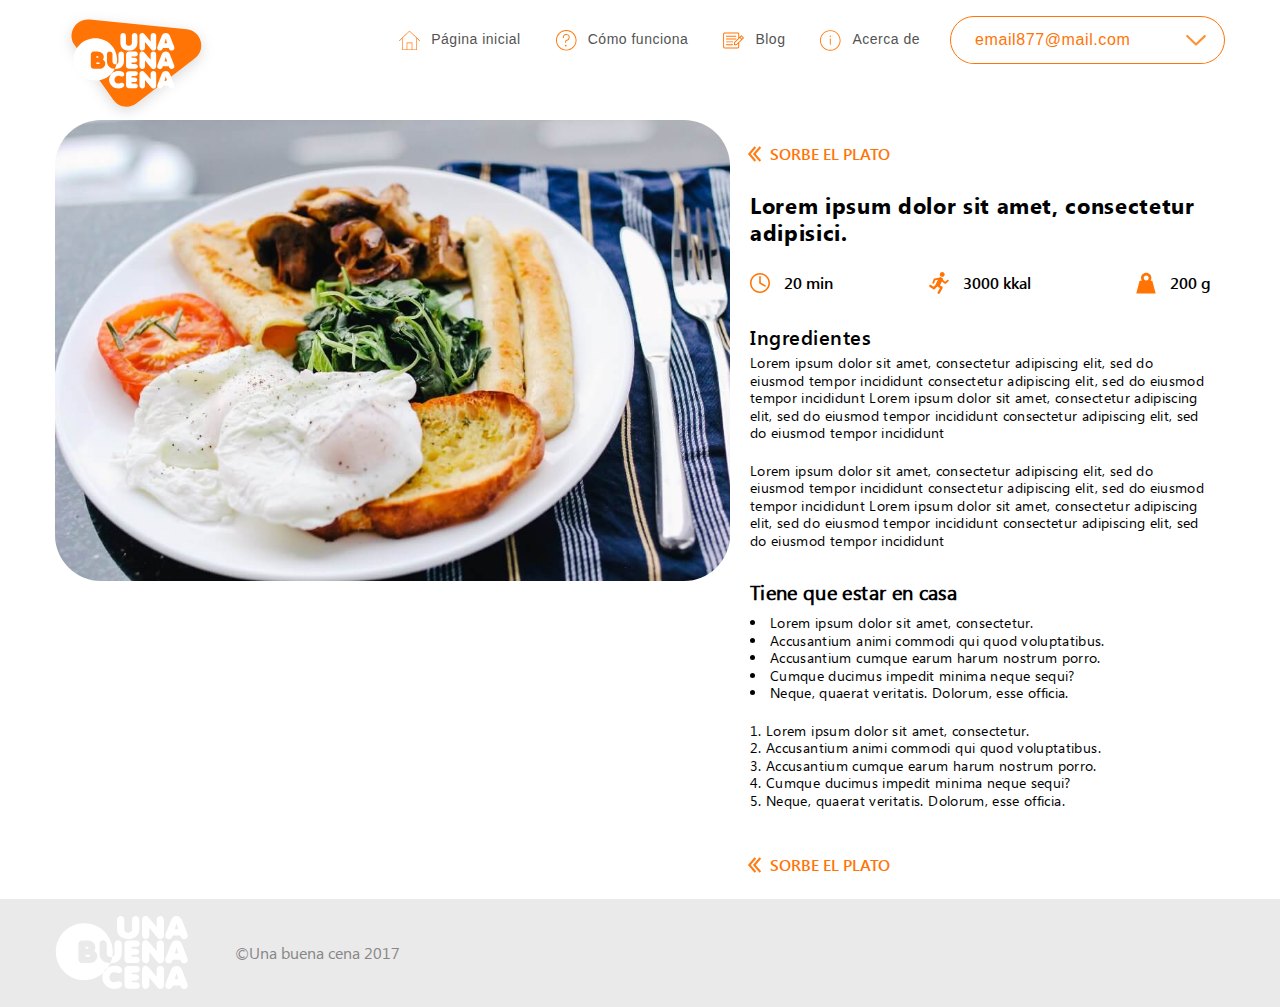
<file: app/detail.html>
<!DOCTYPE html>
<html lang="en">
<head>
  <meta charset="UTF-8">
  <meta http-equiv="X-UA-Compatible" content="IE=edge">

  <title>UnaBuenaCena</title>

  <link rel="stylesheet" href="css/style.css">

</head>
<body>
<div class="wrapper">
  <div class="wrapper__inner">
    <header class="header">
      <div class="container">
        <div class="row">
          <div class="col-md-2">
            <a href="#" class="logo">
              <img src="img/logo.svg" alt="logo" width="100%" />
            </a>
          </div>
          <div class="col-md-10">
            <div class="header__hold">
              <nav class="nav">
                <ul class="nav-list">
                  <li class="nav-list__item">
                    <a href="#" class="nav-link">
                      <div class="nav-link__icon">
                        <svg viewBox="0 0 90 83" xmlns="http://www.w3.org/2000/svg" xmlns:xlink="http://www.w3.org/1999/xlink">
                          <path d="M89.5736 41.5825L77.0426 29.7475C76.8936 29.4705 76.6696 29.2425 76.3766 29.1215L45.9347 0.3735C45.4077 -0.1245 44.5867 -0.1245 44.0597 0.3735L13.6226 29.1195C13.3236 29.2435 13.0926 29.4755 12.9426 29.7615L0.425648 41.5835C-0.120352 42.1005 -0.144352 42.9625 0.372648 43.5105C0.886648 44.0565 1.75165 44.0835 2.30065 43.5655L12.7786 33.6695V81.0955C12.7786 81.8495 13.3886 82.4595 14.1426 82.4595H34.1096C34.1126 82.4595 34.1156 82.4605 34.1176 82.4605H55.8857C55.8887 82.4605 55.8916 82.4595 55.8916 82.4595H75.8536C76.6076 82.4595 77.2167 81.8495 77.2167 81.0955V33.6655L87.6996 43.5645C87.9636 43.8135 88.3016 43.9375 88.6376 43.9375C88.9996 43.9375 89.3626 43.7935 89.6276 43.5095C90.1436 42.9625 90.1196 42.1005 89.5736 41.5825ZM54.5206 79.7315H35.4806V52.9085H54.5206V79.7315ZM74.4876 79.7315H57.2486V51.5445C57.2486 50.7905 56.6386 50.1805 55.8846 50.1805H34.1166C33.3636 50.1805 32.7537 50.7905 32.7537 51.5445V79.7325H15.5056V31.0925L44.9967 3.2395L74.4876 31.0905V79.7315Z" transform="translate(0.000366211)"/>
                        </svg>
                      </div>
                      <div class="nav-link__title">Página inicial</div>
                    </a>
                  </li>
                  <li class="nav-list__item">
                    <a href="#" class="nav-link">
                      <div class="nav-link__icon">
                        <svg viewBox="0 0 45 45" xmlns="http://www.w3.org/2000/svg" xmlns:xlink="http://www.w3.org/1999/xlink">
                          <path d="M 22.733 33.547C 22.733 34.553 21.918 35.368 20.912 35.368C 19.906 35.368 19.091 34.553 19.091 33.547C 19.091 32.541 19.906 31.726 20.912 31.726C 21.918 31.726 22.733 32.541 22.733 33.547ZM 24.087 8.863C 20.64 8.375 18.072 8.98 16.453 10.663C 14.135 13.073 14.766 16.722 14.794 16.876C 14.893 17.418 15.412 17.779 15.953 17.68C 16.495 17.583 16.857 17.064 16.762 16.521C 16.757 16.493 16.291 13.705 17.902 12.041C 19.051 10.854 21.037 10.451 23.806 10.844C 26.205 11.184 27.325 13.427 27.37 15.498C 27.422 17.824 26.161 20.416 23.228 20.966C 20.097 21.552 19.598 23.318 19.708 26.811C 19.725 27.353 20.169 27.78 20.707 27.78C 20.718 27.78 20.728 27.78 20.739 27.78C 21.291 27.763 21.724 27.301 21.707 26.749C 21.599 23.306 22.143 23.205 23.596 22.933C 27.682 22.168 29.44 18.626 29.369 15.455C 29.307 12.536 27.648 9.368 24.087 8.863ZM 44.068 22.034C 44.068 34.183 34.184 44.068 22.034 44.068C 9.884 44.068 6.2561e-07 34.184 6.2561e-07 22.034C 6.2561e-07 9.884 9.885 1.52588e-07 22.034 1.52588e-07C 34.183 1.52588e-07 44.068 9.884 44.068 22.034ZM 42.068 22.034C 42.068 10.988 33.081 2 22.034 2C 10.987 2 2 10.987 2 22.034C 2 33.081 10.987 42.068 22.034 42.068C 33.081 42.068 42.068 33.08 42.068 22.034Z"/>
                        </svg>
                      </div>
                      <div class="nav-link__title">Cómo funciona</div>
                    </a>
                  </li>
                  <li class="nav-list__item">
                    <a href="#" class="nav-link">
                      <div class="nav-link__icon">
                        <svg viewBox="0 0 89 69" xmlns="http://www.w3.org/2000/svg" xmlns:xlink="http://www.w3.org/1999/xlink">
                          <g transform="translate(265 723)">
                            <path transform="translate(-264.379 -722.659)" d="M 6.125 0C 2.76647 0 0 2.76647 0 6.125L 0 61.875C 0 65.2335 2.76647 68 6.125 68L 61.875 68C 65.2335 68 68 65.2335 68 61.875L 68 43.8438L 87.4062 24.4688C 87.7764 24.0943 87.984 23.589 87.984 23.0625C 87.984 22.536 87.7764 22.0307 87.4062 21.6562L 78.3438 12.5938C 78.1346 12.3795 77.88 12.2149 77.5988 12.1121C 77.3175 12.0093 77.0168 11.971 76.7188 12C 76.2669 12.0569 75.8479 12.2664 75.5312 12.5938L 68 20.1562L 68 6.125C 68 2.76647 65.2335 0 61.875 0L 6.125 0ZM 6.125 4L 61.875 4C 63.0917 4 64 4.90831 64 6.125L 64 24.1562L 46.5938 41.5938C 46.2177 41.9656 46.0042 42.4712 46 43L 46 52C 46.0001 52.5304 46.2108 53.0391 46.5858 53.4142C 46.9609 53.7892 47.4696 53.9999 48 54L 57 54C 57.5288 53.9958 58.0344 53.7823 58.4062 53.4062L 64 47.8125L 64 61.875C 64 63.0917 63.0917 64 61.875 64L 6.125 64C 4.90831 64 4 63.0917 4 61.875L 4 6.125C 4 4.90831 4.90831 4 6.125 4ZM 13.8125 14C 13.5498 14.0123 13.2921 14.0761 13.0541 14.188C 12.8162 14.2999 12.6025 14.4575 12.4255 14.6519C 12.2484 14.8464 12.1114 15.0738 12.0222 15.3212C 11.9331 15.5686 11.8935 15.8311 11.9058 16.0938C 11.9182 16.3564 11.9821 16.6141 12.094 16.8521C 12.2059 17.0901 12.3636 17.3036 12.5581 17.4807C 12.7525 17.6577 12.98 17.7946 13.2274 17.8838C 13.4748 17.9729 13.7373 18.0124 14 18L 54 18C 54.265 18.0037 54.5281 17.9548 54.7741 17.856C 55.02 17.7571 55.2439 17.6104 55.4326 17.4243C 55.6213 17.2382 55.7712 17.0165 55.8735 16.772C 55.9758 16.5275 56.0285 16.265 56.0285 16C 56.0285 15.735 55.9758 15.4725 55.8735 15.228C 55.7712 14.9835 55.6213 14.7618 55.4326 14.5757C 55.2439 14.3896 55.02 14.2429 54.7741 14.144C 54.5281 14.0452 54.265 13.9963 54 14L 14 14C 13.9375 13.9971 13.875 13.9971 13.8125 14L 13.8125 14ZM 76.9375 16.8125L 83.1875 23.0625L 79.5312 26.7188L 73.2812 20.4688L 76.9375 16.8125ZM 70.4688 23.2812L 76.7188 29.5312L 56.1875 50L 50 50L 50 43.8125L 70.4688 23.2812ZM 13.8125 26C 13.5498 26.0123 13.2921 26.0761 13.0541 26.188C 12.8162 26.2999 12.6025 26.4575 12.4255 26.6519C 12.2484 26.8464 12.1114 27.0738 12.0222 27.3212C 11.9331 27.5686 11.8935 27.8311 11.9058 28.0938C 11.9182 28.3564 11.9821 28.6141 12.094 28.8521C 12.2059 29.0901 12.3636 29.3036 12.5581 29.4807C 12.7525 29.6577 12.98 29.7946 13.2274 29.8838C 13.4748 29.9729 13.7373 30.0124 14 30L 54 30C 54.265 30.0037 54.5281 29.9548 54.7741 29.856C 55.02 29.7571 55.2439 29.6104 55.4326 29.4243C 55.6213 29.2382 55.7712 29.0165 55.8735 28.772C 55.9758 28.5275 56.0285 28.265 56.0285 28C 56.0285 27.735 55.9758 27.4725 55.8735 27.228C 55.7712 26.9835 55.6213 26.7618 55.4326 26.5757C 55.2439 26.3896 55.02 26.2429 54.7741 26.144C 54.5281 26.0452 54.265 25.9963 54 26L 14 26C 13.9375 25.9971 13.875 25.9971 13.8125 26ZM 13.8125 38C 13.5498 38.0123 13.2921 38.0761 13.0541 38.188C 12.8162 38.2999 12.6025 38.4575 12.4255 38.6519C 12.2484 38.8464 12.1114 39.0738 12.0222 39.3212C 11.9331 39.5686 11.8935 39.8311 11.9058 40.0938C 11.9182 40.3564 11.9821 40.6141 12.094 40.8521C 12.2059 41.0901 12.3636 41.3036 12.5581 41.4807C 12.7525 41.6577 12.98 41.7946 13.2274 41.8838C 13.4748 41.9729 13.7373 42.0124 14 42L 40.1562 42C 40.4213 42.0037 40.6844 41.9548 40.9303 41.856C 41.1763 41.7571 41.4001 41.6104 41.5888 41.4243C 41.7776 41.2382 41.9275 41.0165 42.0298 40.772C 42.132 40.5275 42.1847 40.265 42.1847 40C 42.1847 39.735 42.132 39.4725 42.0298 39.228C 41.9275 38.9835 41.7776 38.7618 41.5888 38.5757C 41.4001 38.3896 41.1763 38.2429 40.9303 38.144C 40.6844 38.0452 40.4213 37.9963 40.1562 38L 14 38C 13.9375 37.9971 13.875 37.9971 13.8125 38ZM 13.8125 50C 13.5498 50.0123 13.2921 50.0761 13.0541 50.188C 12.8162 50.2999 12.6025 50.4575 12.4255 50.6519C 12.2484 50.8464 12.1114 51.0738 12.0222 51.3212C 11.9331 51.5686 11.8935 51.8311 11.9058 52.0938C 11.9182 52.3564 11.9821 52.6141 12.094 52.8521C 12.2059 53.0901 12.3636 53.3036 12.5581 53.4807C 12.7525 53.6577 12.98 53.7946 13.2274 53.8838C 13.4748 53.9729 13.7373 54.0124 14 54L 40 54C 40.265 54.0037 40.5281 53.9548 40.7741 53.856C 41.02 53.7571 41.2439 53.6104 41.4326 53.4243C 41.6213 53.2382 41.7712 53.0165 41.8735 52.772C 41.9758 52.5275 42.0285 52.265 42.0285 52C 42.0285 51.735 41.9758 51.4725 41.8735 51.228C 41.7712 50.9835 41.6213 50.7618 41.4326 50.5757C 41.2439 50.3896 41.02 50.2429 40.7741 50.144C 40.5281 50.0452 40.265 49.9963 40 50L 14 50C 13.9375 49.9971 13.875 49.9971 13.8125 50L 13.8125 50Z"/>
                          </g>
                        </svg>
                      </div>
                      <div class="nav-link__title">Blog</div>
                    </a>
                  </li>
                  <li class="nav-list__item">
                    <a href="#" class="nav-link">
                      <div class="nav-link__icon">
                        <svg viewBox="0 0 71 70" xmlns="http://www.w3.org/2000/svg" xmlns:xlink="http://www.w3.org/1999/xlink">
                          <path d="M 34.793 69.588C 53.979 69.588 69.588 53.979 69.588 34.794C 69.588 15.608 53.979 0 34.793 0C 15.608 0 0 15.608 0 34.794C -1.77636e-15 53.979 15.608 69.588 34.793 69.588ZM 34.793 3C 52.325 3 66.588 17.263 66.588 34.794C 66.588 52.326 52.325 66.588 34.793 66.588C 17.262 66.588 3 52.325 3 34.794C 3 17.263 17.262 3 34.793 3Z"/>
                          <path d="M 36.293 28.496L 33.293 28.496L 33.293 49.121L 36.293 49.121L 36.293 28.496Z"/>
                          <path d="M 34.793 22.923C 36.148 22.923 37.252 21.82 37.252 20.465C 37.252 19.11 36.148 18.007 34.793 18.007C 33.438 18.007 32.335 19.11 32.335 20.465C 32.335 21.82 33.438 22.923 34.793 22.923ZM 34.793 19.923C 35.092 19.923 35.335 20.166 35.335 20.465C 35.335 20.764 35.092 21.007 34.793 21.007C 34.495 21.007 34.252 20.764 34.252 20.465C 34.252 20.166 34.495 19.923 34.793 19.923Z"/>
                        </svg>
                      </div>
                      <div class="nav-link__title">Acerca de</div>
                    </a>
                  </li>
                </ul>
              </nav>
              <div class="account" style="display: none;">
                <a href="#" class="account__link">Iniciar sesión</a>
              </div>
              <div class="entered" style="display: none;">
                <a href="#" class="entered__link">Hazte una cuenta</a>
              </div>
              <div class="box-info">
                <div class="box-info__wrap">
                  <div class="box-info-current">
                    <span class="box-info-current__title">email877@mail.com</span>
                  </div>
                  <ul class="info-list">
                    <li>
                      <a href="#" class="info-list-link">
                        <svg class="info-list-link__icn" viewBox="0 0 53 63" xmlns="http://www.w3.org/2000/svg" xmlns:xlink="http://www.w3.org/1999/xlink">
                          <path fill-rule="evenodd" clip-rule="evenodd" d="M25.2079 0C33.8079 0 40.7079 6.90002 40.7079 15.5C40.7079 24 33.8079 30.9 25.2079 30.9C16.6079 30.9 9.70788 24 9.70788 15.5C9.70788 6.90002 16.6079 0 25.2079 0ZM25.2079 4C18.9079 4 13.7079 9.20001 13.7079 15.5C13.7079 21.8 18.9079 26.9 25.2079 26.9C31.5079 26.9 36.7079 21.8 36.7079 15.5C36.7079 9.20001 31.5079 4 25.2079 4ZM6.70788 62.2C1.9079 62.2 -1.29212 57.3 0.507932 52.9C5.10791 41.7 14.6079 34.1 25.6079 34.1C36.5079 34.1 46.0079 41.7 50.7079 52.9C52.5079 57.3 49.3079 62.2 44.5079 62.2H6.70788ZM47.0079 54.5C42.8079 44.4 34.6079 38.1 25.6079 38.1C16.6079 38.1 8.4079 44.4 4.20788 54.5C3.72772 55.6523 4.16974 56.528 4.38275 56.95L4.4079 57C4.70788 57.4 5.4079 58.2 6.70788 58.2H44.5079C45.8079 58.2 46.6079 57.4 46.8079 57C47.0079 56.7 47.5079 55.7 47.0079 54.5Z" transform="translate(0.792114)" fill="#FF9138"/>
                        </svg>
                        <span class="info-list-link__title">Mis datos</span>
                      </a>
                    </li>
                    <li>
                      <a href="#" class="info-list-link">
                        <svg class="info-list-link__icn" viewBox="0 0 485 473" xmlns="http://www.w3.org/2000/svg" xmlns:xlink="http://www.w3.org/1999/xlink">
                          <path fill-rule="evenodd" clip-rule="evenodd" d="M110.736 210.67C110.723 210.313 110.71 209.953 110.695 209.591C106.884 112.07 190.255 39.5791 275.918 39.5791C361.581 39.5791 443.328 107.09 443.328 209.591C443.328 257.02 421.302 301.578 392.265 330.114C358.548 363.249 314.919 376.613 278.144 376.613C209.699 376.613 162.281 328.238 162.281 328.238L131.814 356.882C131.814 356.882 162.591 384.221 187.898 395.93C213.205 407.639 220.615 414.727 275.918 415.962C323.416 417.022 367.752 395.799 396.579 376.613C477.734 322.601 484.035 245.47 484.035 210.126C484.035 174.783 476.992 105.407 409.416 48.0747C377.814 21.2637 336.708 8.79367e-07 272.023 0C211.695 -8.20139e-07 165.809 27.7763 135.881 53.8607C65.1006 115.551 67.9849 210.126 67.9849 210.126C67.9849 210.126 68.076 210.316 68.2498 210.67H0L91.943 305.569L186.856 210.67H110.736Z" fill="#FF9138"/>
                          <path fill-rule="evenodd" clip-rule="evenodd" d="M1.07422e-05 -7.93457e-07V110.858L98.524 170.698L115.281 147.379L32.442 97.19V-7.93457e-07H1.07422e-05Z" transform="translate(257.161 122.307)" fill="#FF9138"/>
                        </svg>
                        <span class="info-list-link__title">Historial de pedidos</span>
                      </a>
                    </li>
                    <li>
                      <a href="#" class="info-list-link">
                        <svg class="info-list-link__icn" viewBox="0 0 32 32" xmlns="http://www.w3.org/2000/svg" xmlns:xlink="http://www.w3.org/1999/xlink">
                          <path fill-rule="evenodd" clip-rule="evenodd" d="M17 3.66637V22.9958C17 23.5494 16.5561 23.9982 16 23.9982C15.4477 23.9982 15 23.5588 15 22.9958V3.66637L12.2433 6.72739C11.8738 7.13763 11.2415 7.17089 10.831 6.80167C10.4205 6.43245 10.3872 5.80057 10.7567 5.39033L15.3359 0.305592C15.7031 -0.102079 16.2973 -0.101649 16.6641 0.305592L21.2433 5.39033C21.6128 5.80057 21.5795 6.43245 21.169 6.80167C20.7585 7.17089 20.1262 7.13763 19.7567 6.72739L17 3.66637ZM0 30.9973V16.9991C0 16.4428 0.447715 15.9982 1 15.9982C1.55613 15.9982 2 16.449 2 17.0051V29.9982H30V17.0051C30 16.4482 30.4477 15.9982 31 15.9982C31.5561 15.9982 32 16.4463 32 16.9991V30.9973C32 31.5536 31.5555 31.9982 31.0072 31.9982H0.992783C0.452359 31.9982 0 31.5501 0 30.9973Z" transform="translate(0.00183105 32) rotate(-90)" fill="#FF7404"/>
                        </svg>
                        <span class="info-list-link__title">Salir</span>
                      </a>
                    </li>
                  </ul>
                </div>
              </div>
            </div>
          </div>
        </div>
      </div>
    </header>
    <main class="main">
      <section class="menu-weekly">
        <div class="dish dish_detail">
          <div class="dish-select dish-select_detail">
            <div class="product product_detail">
              <div class="product__wrap-img product__wrap-img_detail">
                <img src="img/dish-1.jpg" alt="dish"  class="product__img">
              </div>

              <div class="product__hold product__hold_detail">
                <div class="dish-add-pointer">
                  <span class="dish-add-pointer__ico dish-add-pointer__ico_detail">
                    <svg viewBox="0 0 60 32" width="16" height="16" class="dish-add-pointer__arrow dish-add-pointer__arrow_detail">
                      <path fillrule="evenodd" fill="#ff7d14" d="M59.028,6.555 L30.085,31.178 L30.000,31.078 L29.915,31.178 L0.972,6.555 L6.156,0.461 L30.000,20.746 L53.844,0.461 L59.028,6.555 Z"></path>
                    </svg>
                    <svg viewBox="0 0 60 32" width="16" height="16" class="dish-add-pointer__arrow dish-add-pointer__arrow_last">
                      <path fillrule="evenodd" fill="#ff7d14" d="M59.028,6.555 L30.085,31.178 L30.000,31.078 L29.915,31.178 L0.972,6.555 L6.156,0.461 L30.000,20.746 L53.844,0.461 L59.028,6.555 Z"></path>
                    </svg>
                  </span>
                  <span class="dish-add-pointer__text">Sorbe el plato</span>
                </div>

                <h2 class="product__title">Lorem ipsum dolor sit amet, consectetur adipisici.</h2>

                <div class="product-data">
                  <ul class="product-data__list">
                    <li class="product-data__item">
                      <span class="product-data__ico-wrap">
                        <svg class="product-data__ico" width="20" height="22" viewBox="0 0 76 76" xmlns="http://www.w3.org/2000/svg" xmlns:xlink="http://www.w3.org/1999/xlink">
                            <path fill="#ff7404" d="M 38 -7.38281e-06C 17.0488 -7.38281e-06 0 17.0488 0 38C 0 58.9512 17.0488 76 38 76C 58.9512 76 76 58.9512 76 38C 76 17.0488 58.9512 -7.38281e-06 38 -7.38281e-06L 38 -7.38281e-06ZM 38 5.99999C 55.7085 5.99999 70 20.2914 70 38C 70 55.7085 55.7085 70 38 70C 20.2915 70 6 55.7085 6 38C 6 20.2914 20.2915 5.99999 38 5.99999L 38 5.99999ZM 38 11C 36.3432 11 35 12.3432 35 14L 35 38C 35 39.1095 35.6046 40.0747 36.5 40.5938L 55.5625 51.5937C 56.9973 52.4221 58.8279 51.9349 59.6562 50.5C 60.4848 49.0651 59.9974 47.2347 58.5625 46.4063L 41 36.2813L 41 14C 41 12.3432 39.6569 11 38 11Z"/>
                        </svg>
                      </span>
                      <span class="product-data__text">20 min</span>
                    </li>
                    <li class="product-data__item">
                      <span class="product-data__ico-wrap">
                        <svg class="product-data__ico" width="20" height="22" viewBox="0 0 518 579" xmlns="http://www.w3.org/2000/svg" xmlns:xlink="http://www.w3.org/1999/xlink">
                          <g transform="translate(503 932)">
                              <path transform="translate(-502.759 -931.233)" fill="#ff7404" d="M 343.588 -1.92383e-06C 326.682 0.0112771 310.471 6.73235 298.517 18.687C 286.563 30.6417 279.842 46.8524 279.831 63.7586C 279.842 80.6648 286.563 96.8755 298.517 108.83C 310.471 120.785 326.682 127.506 343.588 127.517C 360.495 127.507 376.706 120.786 388.661 108.831C 400.616 96.8765 407.337 80.6653 407.348 63.7586C 407.337 46.8519 400.616 30.6407 388.661 18.6859C 376.706 6.7312 360.495 0.0104824 343.588 -1.92383e-06L 343.588 -1.92383e-06ZM 292.68 134.063C 280.954 132.766 269.208 137.92 262.133 147.882L 136.312 171.76C 127.501 173.374 120.204 179.563 117.04 188.003L 85.2812 272.369C 80.2552 285.65 86.9101 300.433 100.191 305.46C 103.169 306.639 106.24 307.036 109.281 307.036C 119.647 307.036 129.314 300.732 133.161 290.429L 160.071 219.398L 231.467 205.822L 171.95 320.37C 169.156 325.831 168.125 331.692 168.434 337.34L 120.311 389.583L 47.9461 340.613C 33.8591 331.117 14.7751 334.767 5.27915 348.855C -4.21585 362.943 -0.565855 382.148 13.5211 391.644L 107.828 455.281C 113.041 458.819 119.081 460.615 125.04 460.615C 133.419 460.615 141.749 457.192 147.706 450.676L 211.102 381.825L 283.951 421.947L 224.799 532.132C 216.792 547.088 222.326 565.761 237.285 573.829C 241.94 576.312 246.927 577.465 251.83 577.465C 262.753 577.465 273.396 571.647 278.983 561.344L 352.56 424.372C 360.564 409.539 355.087 390.925 340.317 382.795L 283.345 351.401L 334.984 252.126L 405.895 306.067C 410.487 309.604 415.948 311.278 421.41 311.278C 427.305 311.278 433.114 309.252 437.895 305.218L 508.441 245.702C 519.24 236.764 520.595 220.559 511.472 209.822C 502.411 199.023 486.332 197.669 475.469 206.792L 420.562 253.095L 358.863 206.185L 360.075 204.004C 368.516 187.806 362.091 167.838 345.892 159.397L 304.196 137.578C 300.486 135.654 296.588 134.495 292.68 134.063L 292.68 134.063Z"/>
                          </g>
                        </svg>
                      </span>
                      <span class="product-data__text">3000 kkal</span>
                    </li>
                    <li class="product-data__item">
                      <span class="product-data__ico-wrap">
                        <svg class="product-data__ico" width="20" height="22" viewBox="0 0 55 58" xmlns="http://www.w3.org/2000/svg" xmlns:xlink="http://www.w3.org/1999/xlink">
                          <g transform="translate(225 649)">
                            <path transform="translate(-224.303 -648.01)" fill="#ff7404" d="M 44.133 21.82L 39.483 21.82C 40.856 19.628 41.664 17.046 41.664 14.273C 41.664 6.402 35.261 4.42505e-07 27.39 4.42505e-07C 19.519 4.42505e-07 13.117 6.402 13.117 14.273C 13.117 17.045 13.925 19.627 15.298 21.82L 9.223 21.82L 6.10352e-07 56.892L 53.354 56.892L 44.133 21.82ZM 27.389 7.512C 31.118 7.512 34.152 10.545 34.152 14.274C 34.152 18.003 31.118 21.036 27.389 21.036C 23.66 21.036 20.627 18.003 20.627 14.274C 20.627 10.545 23.661 7.512 27.389 7.512Z"/>
                          </g>
                        </svg>
                      </span>
                      <span class="product-data__text">200 g</span>
                    </li>
                  </ul>
                </div>
                <div class="product-descr product-descr_detail">
                  <div class="product-descr__hold product-descr__hold_detail">
                    <span class="product-descr__title">Ingredientes</span>
                    <span class="product-descr__text">
                      <p>Lorem ipsum dolor sit amet, consectetur adipiscing elit, sed do eiusmod tempor incididunt consectetur adipiscing elit, sed do eiusmod tempor incididunt Lorem ipsum dolor sit amet, consectetur adipiscing elit, sed do eiusmod tempor incididunt consectetur adipiscing elit, sed do eiusmod tempor incididunt</p>
                      <p>Lorem ipsum dolor sit amet, consectetur adipiscing elit, sed do eiusmod tempor incididunt consectetur adipiscing elit, sed do eiusmod tempor incididunt Lorem ipsum dolor sit amet, consectetur adipiscing elit, sed do eiusmod tempor incididunt consectetur adipiscing elit, sed do eiusmod tempor incididunt</p>
                      <h2>Tiene que estar en casa</h2>
                      <ul>
                        <li>Lorem ipsum dolor sit amet, consectetur.</li>
                        <li>Accusantium animi commodi qui quod voluptatibus.</li>
                        <li>Accusantium cumque earum harum nostrum porro.</li>
                        <li>Cumque ducimus impedit minima neque sequi?</li>
                        <li>Neque, quaerat veritatis. Dolorum, esse officia.</li>
                      </ul>
                      <ol>
                        <li>Lorem ipsum dolor sit amet, consectetur.</li>
                        <li>Accusantium animi commodi qui quod voluptatibus.</li>
                        <li>Accusantium cumque earum harum nostrum porro.</li>
                        <li>Cumque ducimus impedit minima neque sequi?</li>
                        <li>Neque, quaerat veritatis. Dolorum, esse officia.</li>
                      </ol>
                    </span>
                  </div>
                  <div class="dish-add">
                    <div class="dish-add__pointer dish-add__pointer_detail">
                      <div class="dish-add-pointer">
                        <span class="dish-add-pointer__ico dish-add-pointer__ico_detail">
                          <svg viewBox="0 0 60 32" width="16" height="16" class="dish-add-pointer__arrow dish-add-pointer__arrow_detail">
                            <path fillRule="evenodd" fill="#ff7d14" d="M59.028,6.555 L30.085,31.178 L30.000,31.078 L29.915,31.178 L0.972,6.555 L6.156,0.461 L30.000,20.746 L53.844,0.461 L59.028,6.555 Z"></path>
                          </svg>
                          <svg viewBox="0 0 60 32" width="16" height="16" class="dish-add-pointer__arrow dish-add-pointer__arrow_last">
                            <path fillRule="evenodd" fill="#ff7d14" d="M59.028,6.555 L30.085,31.178 L30.000,31.078 L29.915,31.178 L0.972,6.555 L6.156,0.461 L30.000,20.746 L53.844,0.461 L59.028,6.555 Z"></path>
                          </svg>
                        </span>
                        <span class="dish-add-pointer__text">
                          Sorbe el plato
                        </span>
                      </div>
                    </div>
                  </div>
                </div>
              </div>
            </div>
          </div>
        </div>
      </section>
    </main>
  </div>

  <footer class="footer">
    <div class="footer__inner">
      <a href="/" class="footer__link">
        <img src="img/logoSmall.svg" alt="logo" width="134" height="74" class="footer__logo">
      </a>
      <span class="footer__copy">
        ©Una buena cena 2017
      </span>
    </div>
  </footer>
</div>

<script>
    var dishImg = document.querySelector('.product__wrap-img_detail');

    var dishImgTop = dishImg.getBoundingClientRect().top + window.pageYOffset;

    window.onscroll = function() {
        if (dishImg.classList.contains('product__wrap-img_fixed') && window.pageYOffset < dishImgTop) {
            dishImg.classList.remove('product__wrap-img_fixed');
        } else if (window.pageYOffset > dishImgTop) {
            dishImg.classList.add('product__wrap-img_fixed');
        }
    };
</script>
</body>
</html>
</file>
<file: app/css/style.css>
/* fonts */
/* color */
.wrapper {
  display: -webkit-box;
  display: -webkit-flex;
  display: -ms-flexbox;
  display: flex;
  -webkit-box-orient: vertical;
  -webkit-box-direction: normal;
  -webkit-flex-direction: column;
      -ms-flex-direction: column;
          flex-direction: column;
  height: 100%; }
  @media screen and (max-width: 1200px) {
    .wrapper {
      width: 1200px; } }
  .wrapper__inner {
    -webkit-flex-shrink: 0;
        -ms-flex-negative: 0;
            flex-shrink: 0;
    -webkit-box-flex: 1;
    -webkit-flex-grow: 1;
        -ms-flex-positive: 1;
            flex-grow: 1; }

html, body {
  margin: 0;
  padding: 0;
  height: 100%; }
  @media screen and (max-width: 1200px) {
    html, body {
      width: 1200px; } }

body {
  font-size: 16px;
  line-height: 1.25; }

* {
  -webkit-box-sizing: border-box;
          box-sizing: border-box; }

ul {
  padding: 0;
  margin: 0;
  list-style: none; }

a {
  text-decoration: none; }
  a:hover {
    text-decoration: none; }

.order {
  width: 472px;
  padding: 0; }
  .order_active .basket-indicator {
    color: #ff7404; }
  .order__wrapper {
    display: -webkit-box;
    display: -webkit-flex;
    display: -ms-flexbox;
    display: flex;
    -webkit-box-orient: vertical;
    -webkit-box-direction: normal;
    -webkit-flex-direction: column;
        -ms-flex-direction: column;
            flex-direction: column;
    -webkit-box-pack: justify;
    -webkit-justify-content: space-between;
        -ms-flex-pack: justify;
            justify-content: space-between; }
  .order__list {
    list-style: none;
    padding: 0;
    margin: 0 0 15px;
    border-top: 2px solid #e6e6e6; }
  .order__item {
    position: relative;
    border-bottom: 2px solid #e6e6e6;
    padding: 18% 0 0; }

.order-amount {
  position: relative;
  text-align: center;
  padding: 0 0 15px; }
  .order-amount__minus, .order-amount__plus {
    position: relative;
    top: 9px;
    display: -webkit-inline-box;
    display: -webkit-inline-flex;
    display: -ms-inline-flexbox;
    display: inline-flex;
    width: 26px;
    height: 26px;
    background: #ff7404;
    -webkit-border-radius: 50%;
            border-radius: 50%;
    vertical-align: top;
    cursor: pointer; }
    .order-amount__minus:hover, .order-amount__plus:hover {
      background: #ff9740; }
  .order-amount__minus {
    left: 8px; }
  .order-amount__plus {
    right: 8px; }
  .order-amount__ico {
    position: relative;
    vertical-align: top;
    margin: auto; }
  .order-amount__result {
    display: inline-block;
    vertical-align: top; }
  .order-amount__num {
    display: block;
    font-size: 30px;
    font-family: "SUS";
    margin: 0 0 3px; }
  .order-amount__text {
    display: block;
    font-size: 14px;
    font-family: "SUB";
    text-transform: uppercase; }

.order-card {
  display: -webkit-box;
  display: -webkit-flex;
  display: -ms-flexbox;
  display: flex;
  -webkit-box-align: center;
  -webkit-align-items: center;
      -ms-flex-align: center;
          align-items: center;
  position: absolute;
  top: 0;
  left: 0;
  bottom: 0;
  right: 0; }
  .order-card__img-wrap {
    display: block;
    position: relative;
    width: 20%;
    height: 100%;
    overflow: hidden;
    vertical-align: top; }
  .order-card__img {
    display: block;
    vertical-align: top;
    position: absolute;
    top: 0;
    left: -50%;
    max-width: 160%;
    right: -50%;
    margin: auto; }
  .order-card__title {
    display: block;
    width: 70%;
    height: 100%;
    padding: 7px 10px 0;
    vertical-align: top;
    font-size: 18px;
    font-family: "SUB";
    text-decoration: none;
    color: #3f3f3f; }
  .order-card__remove {
    display: block;
    width: 10%;
    height: 100%;
    vertical-align: top;
    text-align: center; }
  .order-card__remove-ico {
    position: relative;
    top: 50%;
    -webkit-transform: translateY(-50%);
        -ms-transform: translateY(-50%);
            transform: translateY(-50%);
    cursor: pointer; }

.order-total {
  position: absolute;
  right: 0;
  top: 10px;
  bottom: 0;
  margin: auto;
  display: block; }
  .order-total__title {
    display: -webkit-inline-box;
    display: -webkit-inline-flex;
    display: -ms-inline-flexbox;
    display: inline-flex;
    -webkit-box-align: center;
    -webkit-align-items: center;
        -ms-flex-align: center;
            align-items: center;
    vertical-align: bottom;
    font-size: 18px;
    text-transform: uppercase;
    font-family: "SUR"; }
  .order-total__num {
    position: relative;
    top: 1px;
    margin: 0 0 0 8px;
    display: -webkit-inline-box;
    display: -webkit-inline-flex;
    display: -ms-inline-flexbox;
    display: inline-flex;
    -webkit-box-align: center;
    -webkit-align-items: center;
        -ms-flex-align: center;
            align-items: center;
    vertical-align: bottom;
    font-size: 24px;
    text-transform: uppercase;
    font-family: "SUS"; }

.order-block {
  position: relative; }

.form__row {
  position: relative;
  padding: 0 0 10px; }
  .form__row_height {
    height: 244px; }
  .form__row_error {
    border-color: #ff0000;
    background: #fff4f4; }

.form__input {
  position: relative;
  width: 100%;
  background: transparent;
  height: 74px;
  border: 1px solid #e6e6e6;
  -webkit-border-radius: 8px;
          border-radius: 8px;
  font-size: 18px;
  color: #3f3f3f;
  font-family: "SUR";
  padding: 28px 24px 0; }
  .form__input:active, .form__input:focus {
    outline: none; }
  .form__input:focus + .form__label {
    font-size: 14px;
    top: 12px; }
  .form__input[value]:not([value=""]) + .form__label {
    font-size: 14px;
    top: 12px; }

.form__textarea {
  position: relative;
  width: 100%;
  height: 100%;
  resize: none;
  background: transparent;
  border: 1px solid #e6e6e6;
  -webkit-border-radius: 8px;
          border-radius: 8px;
  font-size: 16px;
  color: #3f3f3f;
  font-family: "SUR";
  padding: 34px 24px 8px; }
  .form__textarea:active, .form__textarea:focus {
    outline: none; }
  .form__textarea:focus + .form__label {
    font-size: 14px;
    top: 12px; }

.form__field_active + .form__label {
  font-size: 14px;
  top: 12px; }

.form__label {
  position: absolute;
  top: 24px;
  left: 24px;
  font-size: 18px;
  font-family: "SUR";
  color: #6f6f6f;
  z-index: 1;
  -webkit-transition: .2s;
  -o-transition: .2s;
  transition: .2s;
  -webkit-user-select: none;
     -moz-user-select: none;
      -ms-user-select: none;
          user-select: none; }

.form__btn-submit {
  -webkit-user-select: none;
     -moz-user-select: none;
      -ms-user-select: none;
          user-select: none;
  margin-top: 20px; }
  .form__btn-submit_marg-none {
    margin-top: 0; }

.form__ico {
  display: block;
  margin: 0 auto; }

.form__radio {
  display: none; }
  .form__radio:checked + .form__label-radio > .form__ico {
    fill: #ff7404; }
  .form__radio:checked + .form__label-radio > .radio-indicator {
    background: #ff7404;
    border: #ff7404; }

.form__label-radio {
  cursor: pointer; }
  .form__label-radio_active .form__ico {
    fill: #ff7404; }
  .form__label-radio_active .radio-indicator {
    border-color: #ff7404;
    background: #ff7404; }
    .form__label-radio_active .radio-indicator__ico {
      opacity: 1; }

.form__ico {
  fill: #d8d8d8; }

.form__wrap {
  text-align: center; }

.form__col {
  display: inline-block;
  margin: 0 18px;
  padding: 24px 0 30px; }
  .form__col_card {
    width: 80px; }
  .form__col_cash {
    width: 100px; }

.form__text {
  font-size: 18px;
  line-height: 24px;
  font-family: "SUS"; }

.form-delivery {
  min-height: inherit;
  display: -webkit-box;
  display: -webkit-flex;
  display: -ms-flexbox;
  display: flex;
  -webkit-box-orient: vertical;
  -webkit-box-direction: normal;
  -webkit-flex-direction: column;
      -ms-flex-direction: column;
          flex-direction: column;
  margin: 0;
  padding: 24px 0 0; }

.form-hazte-una-cuenta {
  display: -webkit-box;
  display: -webkit-flex;
  display: -ms-flexbox;
  display: flex;
  -webkit-box-orient: vertical;
  -webkit-box-direction: normal;
  -webkit-flex-direction: column;
      -ms-flex-direction: column;
          flex-direction: column;
  -webkit-box-pack: justify;
  -webkit-justify-content: space-between;
      -ms-flex-pack: justify;
          justify-content: space-between; }

.form-payment {
  display: -webkit-box;
  display: -webkit-flex;
  display: -ms-flexbox;
  display: flex;
  -webkit-box-orient: vertical;
  -webkit-box-direction: normal;
  -webkit-flex-direction: column;
      -ms-flex-direction: column;
          flex-direction: column;
  margin: 0; }

.form-profile {
  margin: 0; }
  .form-profile_password {
    padding: 40px 0; }

.delivery {
  position: relative;
  width: 323px; }

.payment {
  width: 277px; }

@font-face {
  font-family: "SUR";
  src: url("../fonts/SegoeUIRegular/SegoeUIRegular.woff") format("woff"), url("../fonts/SegoeUIRegular/SegoeUIRegular.ttf") format("truetype");
  font-style: normal;
  font-weight: normal; }

@font-face {
  font-family: "SUB";
  src: url("../fonts/SegoeUIBold/SegoeUIBold.woff") format("woff"), url("../fonts/SegoeUIRegular/SegoeUIBold.ttf") format("truetype");
  font-style: normal;
  font-weight: normal; }

@font-face {
  font-family: "SUI";
  src: url("../fonts/SegoeUIItalic/SegoeUIItalic.woff") format("woff"), url("../fonts/SegoeUIRegular/SegoeUIItalic.ttf") format("truetype");
  font-style: normal;
  font-weight: normal; }

@font-face {
  font-family: "SUL";
  src: url("../fonts/SegoeUILight/SegoeUILight.woff") format("woff"), url("../fonts/SegoeUIRegular/SegoeUILight.ttf") format("truetype");
  font-style: normal;
  font-weight: normal; }

@font-face {
  font-family: "SUS";
  src: url("../fonts/SegoeUISemiBold/SegoeUISemiBold.woff") format("woff"), url("../fonts/SegoeUIRegular/SegoeUISemiBold.ttf") format("truetype");
  font-style: normal;
  font-weight: normal; }

.radio-indicator {
  display: block;
  width: 16px;
  height: 16px;
  border: 1px solid #d8d8d8;
  -webkit-border-radius: 50%;
          border-radius: 50%;
  margin: 15px auto 8px;
  -webkit-transition: background .25s;
  -o-transition: background .25s;
  transition: background .25s;
  padding: 4px 0 0 3px; }
  .radio-indicator__ico {
    display: block;
    -webkit-transition: opacity .25s;
    -o-transition: opacity .25s;
    transition: opacity .25s; }

/*btn*/
.btn {
  -webkit-flex-shrink: 0;
      -ms-flex-negative: 0;
          flex-shrink: 0;
  position: relative;
  display: block;
  width: 100%;
  min-height: 57px;
  -webkit-border-radius: 28px/50%;
          border-radius: 28px/50%;
  text-transform: uppercase;
  text-align: center;
  text-decoration: none;
  letter-spacing: 0.05em;
  font-family: "SUB";
  -webkit-box-shadow: 1px 2px 10px rgba(0, 0, 0, 0.2);
          box-shadow: 1px 2px 10px rgba(0, 0, 0, 0.2);
  padding: 8px 0;
  margin: 15px auto;
  border: 0;
  outline: none;
  cursor: pointer; }
  .btn:after {
    content: '';
    display: block;
    clear: both; }
  .btn_line:before {
    content: '';
    position: absolute;
    left: 0;
    right: 0;
    top: 0;
    margin: auto;
    display: block;
    width: 1px;
    height: 100%;
    background: rgba(0, 0, 0, 0.11); }
  .btn_ttn {
    text-transform: none; }
  .btn_bg-white {
    background: #fff; }
  .btn_bg-main {
    background: #ff7404; }
  .btn_bg-blue {
    background: #448aff; }
    .btn_bg-blue:hover {
      background: #005fff; }
  .btn_bg-light {
    background: #ff9138; }
  .btn_letter-main {
    font-size: 18px;
    color: #ff7404; }
  .btn_letter-white {
    font-size: 16px;
    color: #fff; }
  .btn_letter-white-big {
    font-size: 18px;
    color: #fff; }
  .btn_letter-white-sm {
    font-size: 14px;
    color: #fff; }
  .btn_letter-blue {
    font-size: 14px;
    color: #448aff; }
  .btn_disable {
    border: 2px solid #d8d8d8;
    background: #fff;
    -webkit-box-shadow: none;
            box-shadow: none; }
    .btn_disable .btn__text {
      color: #d8d8d8; }
  .btn__text_block {
    display: block; }
  .btn__text_line {
    display: inline-block;
    line-height: 39px;
    vertical-align: middle; }
  .btn__text_letter-white {
    color: #fff; }
  .btn__text-left, .btn__text-right {
    display: block;
    width: 50%;
    font-size: 14px;
    text-transform: none;
    text-align: center;
    font-family: "SUB"; }
    @media screen and (min-width: 360px) {
      .btn__text-left, .btn__text-right {
        font-size: 15px; } }
    @media screen and (min-width: 375px) {
      .btn__text-left, .btn__text-right {
        font-size: 16px; } }
  .btn__text-left {
    float: left;
    text-decoration: none; }
  .btn__text-right {
    float: right;
    text-decoration: none; }

.btn-add-basket {
  background: #ff7404; }
  .btn-add-basket__wrap {
    position: relative;
    top: 50%;
    -webkit-transform: translateY(-50%);
        -ms-transform: translateY(-50%);
            transform: translateY(-50%);
    display: block;
    text-align: center; }

.btn-back {
  display: block;
  width: 98px;
  min-height: 28px;
  z-index: 1;
  text-decoration: none; }
  .btn-back_visible {
    background: #fff;
    -webkit-border-radius: 14px/50%;
            border-radius: 14px/50%;
    -webkit-box-shadow: 0 2px 10px rgba(0, 0, 0, 0.2);
            box-shadow: 0 2px 10px rgba(0, 0, 0, 0.2);
    padding: 0 0 0 9px; }
  .btn-back_long {
    width: 172px; }
  .btn-back__text {
    font-size: 14px;
    display: inline-block;
    vertical-align: middle;
    line-height: 28px;
    color: #3f3f3f; }
  .btn-back__ico {
    display: inline-block;
    vertical-align: middle;
    margin: 0 6px 0 0; }

.btn-login {
  margin: -29px 10px 0; }

.btn-menu {
  position: absolute;
  right: 0;
  top: 6px;
  width: 50px;
  height: 46px;
  padding: 10px; }
  .btn-menu__ico {
    display: block; }
    .btn-menu__ico_close {
      position: relative;
      top: 4px;
      left: 6px; }

.btn-message {
  width: 300px;
  margin: -28px auto 15px; }
  .btn-message__ico {
    display: inline-block;
    vertical-align: middle;
    margin: 0 7px 0 0; }

.btn-more-info__wrap {
  position: relative;
  top: 50%;
  -webkit-transform: translateY(-50%);
      -ms-transform: translateY(-50%);
          transform: translateY(-50%); }

.btn-more-info__ico {
  display: block;
  width: 14px;
  height: 16px;
  margin: 0 auto 4px; }

.btn-more-info__text {
  display: block;
  font-size: 11px;
  color: #747474;
  font-family: "SUB";
  text-align: center;
  text-transform: uppercase; }

.btn-number-persons {
  background: rgba(233, 115, 29, 0.16); }
  .btn-number-persons__wrap {
    position: relative;
    top: 50%;
    -webkit-transform: translateY(-50%);
        -ms-transform: translateY(-50%);
            transform: translateY(-50%); }
  .btn-number-persons__num {
    display: block;
    font-size: 24px;
    font-family: "SUS";
    text-align: center; }
  .btn-number-persons__text {
    display: block;
    font-size: 10px;
    font-family: "SUB";
    text-align: center;
    text-transform: uppercase; }

.btn-order {
  position: absolute;
  top: 0;
  bottom: 0;
  right: 0;
  left: 0;
  text-decoration: none;
  -webkit-user-select: none;
     -moz-user-select: none;
      -ms-user-select: none;
          user-select: none; }
  .btn-order:hover {
    text-decoration: none; }

.btn-soc-net {
  position: relative;
  display: block;
  min-height: 57px;
  -webkit-border-radius: 28px/50%;
          border-radius: 28px/50%;
  text-decoration: none;
  -webkit-box-shadow: 1px 2px 10px rgba(0, 0, 0, 0.2);
          box-shadow: 1px 2px 10px rgba(0, 0, 0, 0.2);
  padding: 6px 10px 6px 26px;
  margin: 15px 0; }
  .btn-soc-net:after {
    content: '';
    display: block;
    clear: both; }
  .btn-soc-net_google {
    background: #3367d6; }
  .btn-soc-net_facebook {
    background: #4267b2; }
  .btn-soc-net_marg-bot {
    margin: 0 0 10px; }
  .btn-soc-net__img {
    vertical-align: bottom; }
  .btn-soc-net__ico {
    display: inline-block;
    width: 44px;
    height: 44px;
    -webkit-border-radius: 3px;
            border-radius: 3px;
    vertical-align: middle;
    margin: 0 15px 0 0; }
    .btn-soc-net__ico_google {
      background: #fff;
      padding: 4px 0 0 4px; }
  .btn-soc-net__text {
    font-family: "SUB";
    font-size: 20px;
    color: #fff;
    letter-spacing: 0.05em;
    text-decoration: none; }
    .btn-soc-net__text_block {
      display: block; }
    .btn-soc-net__text_line {
      display: inline-block;
      line-height: 44px;
      vertical-align: middle; }

.btn-circle {
  display: block;
  width: 31px;
  height: 31px;
  background: #f7f7f7;
  -webkit-border-radius: 50%;
          border-radius: 50%;
  padding: 4px 0 0; }
  .btn-circle__dot {
    display: block;
    margin: 0 auto; }
  .btn-circle__dot + .btn-circle__dot {
    margin-top: 4px; }
  .btn-circle__close {
    position: relative;
    top: 6px;
    left: 1px;
    display: block;
    margin: 0 auto; }

.btn-plus {
  display: -webkit-box;
  display: -webkit-flex;
  display: -ms-flexbox;
  display: flex;
  width: 80px;
  height: 80px;
  cursor: pointer;
  background: #ff7404;
  -webkit-border-radius: 50%;
          border-radius: 50%; }
  .btn-plus:hover {
    background: #ff9740; }
  .btn-plus__ico {
    margin: auto; }

.basket {
  display: -webkit-box;
  display: -webkit-flex;
  display: -ms-flexbox;
  display: flex;
  -webkit-box-pack: justify;
  -webkit-justify-content: space-between;
      -ms-flex-pack: justify;
          justify-content: space-between;
  width: 1200px;
  margin: 0 auto;
  padding: 40px 15px 56px; }
  .basket__item_active .basket-indicator__text {
    color: #ff7404; }
  .basket-error {
    display: block;
    padding: 10px 0 0 3px; }
    .basket-error__text {
      display: block;
      font-size: 16px;
      font-family: "SUB";
      color: #ff7404;
      letter-spacing: 0.05em; }

.basket-indicator {
  position: relative;
  margin: 0;
  padding: 20px 0;
  text-align: center; }
  .basket-indicator__text {
    position: relative;
    display: inline-block;
    font-size: 24px;
    font-family: "SUS";
    color: #000; }
    .basket-indicator__text:before {
      content: '';
      position: absolute;
      display: block;
      height: 2px;
      width: 500px;
      right: 100%;
      margin: auto 12px auto auto;
      top: 0;
      bottom: 0;
      background: #eeeeee; }
    .basket-indicator__text:after {
      content: '';
      position: absolute;
      display: block;
      height: 2px;
      width: 500px;
      left: 100%;
      margin: auto auto auto 12px;
      top: 0;
      bottom: 0;
      background: #eeeeee; }
  .basket-indicator__inner {
    display: block;
    overflow: hidden; }
  .basket-indicator__ico {
    position: absolute;
    top: 0;
    bottom: 0;
    margin: auto;
    right: -30px; }

/*footer*/
.footer {
  -webkit-flex-shrink: 0;
      -ms-flex-negative: 0;
          flex-shrink: 0;
  background: #eaeaea; }
  @media screen and (max-width: 1200px) {
    .footer {
      width: 1200px; } }
  .footer__inner {
    display: -webkit-box;
    display: -webkit-flex;
    display: -ms-flexbox;
    display: flex;
    -webkit-box-align: center;
    -webkit-align-items: center;
        -ms-flex-align: center;
            align-items: center;
    width: 1200px;
    height: 108px;
    padding: 16px 15px;
    margin: 0 auto; }
  .footer__link {
    text-decoration: none;
    outline: none;
    -webkit-user-select: none;
       -moz-user-select: none;
        -ms-user-select: none;
            user-select: none; }
  .footer__logo {
    width: 134px;
    height: 74px;
    vertical-align: top; }
  .footer__copy {
    display: block;
    text-align: center;
    font-size: 16px;
    font-family: "SUR";
    color: #878787;
    padding: 0 0 0 46px; }

.main {
  -webkit-box-flex: 1;
  -webkit-flex-grow: 1;
      -ms-flex-positive: 1;
          flex-grow: 1;
  display: block; }
  @media screen and (max-width: 1200px) {
    .main {
      width: 1200px; } }

.container {
  width: 1200px;
  padding: 0 15px;
  margin: 0 auto; }

.row {
  -webkit-box-sizing: border-box;
          box-sizing: border-box;
  display: -ms-flexbox;
  display: -webkit-box;
  display: -webkit-flex;
  display: flex;
  -ms-flex: 0 1 auto;
  -webkit-box-flex: 0;
  -webkit-flex: 0 1 auto;
          flex: 0 1 auto;
  -ms-flex-direction: row;
  -webkit-box-orient: horizontal;
  -webkit-box-direction: normal;
  -webkit-flex-direction: row;
          flex-direction: row;
  -ms-flex-wrap: wrap;
  -webkit-flex-wrap: wrap;
          flex-wrap: wrap;
  margin-right: -1rem;
  margin-left: -1rem; }

.col-md,
.col-md-1,
.col-md-2,
.col-md-3,
.col-md-4,
.col-md-5,
.col-md-6,
.col-md-7,
.col-md-8,
.col-md-9,
.col-md-10,
.col-md-11,
.col-md-12 {
  position: relative;
  -webkit-box-sizing: border-box;
          box-sizing: border-box;
  -ms-flex: 0 0 auto;
  -webkit-box-flex: 0;
  -webkit-flex: 0 0 auto;
          flex: 0 0 auto;
  padding-right: 1rem;
  padding-left: 1rem; }

.col-md {
  -webkit-flex-grow: 1;
  -ms-flex-positive: 1;
  -webkit-box-flex: 1;
  flex-grow: 1;
  -ms-flex-preferred-size: 0;
  -webkit-flex-basis: 0;
          flex-basis: 0;
  max-width: 100%; }

.col-md-1 {
  -ms-flex-preferred-size: 8.333%;
  -webkit-flex-basis: 8.333%;
          flex-basis: 8.333%;
  max-width: 8.333%; }

.col-md-2 {
  -ms-flex-preferred-size: 16.667%;
  -webkit-flex-basis: 16.667%;
          flex-basis: 16.667%;
  max-width: 16.667%; }

.col-md-3 {
  -ms-flex-preferred-size: 25%;
  -webkit-flex-basis: 25%;
          flex-basis: 25%;
  max-width: 25%; }

.col-md-4 {
  -ms-flex-preferred-size: 33.333%;
  -webkit-flex-basis: 33.333%;
          flex-basis: 33.333%;
  max-width: 33.333%; }

.col-md-5 {
  -ms-flex-preferred-size: 41.667%;
  -webkit-flex-basis: 41.667%;
          flex-basis: 41.667%;
  max-width: 41.667%; }

.col-md-6 {
  -ms-flex-preferred-size: 50%;
  -webkit-flex-basis: 50%;
          flex-basis: 50%;
  max-width: 50%; }

.col-md-7 {
  -ms-flex-preferred-size: 58.333%;
  -webkit-flex-basis: 58.333%;
          flex-basis: 58.333%;
  max-width: 58.333%; }

.col-md-8 {
  -ms-flex-preferred-size: 66.667%;
  -webkit-flex-basis: 66.667%;
          flex-basis: 66.667%;
  max-width: 66.667%; }

.col-md-9 {
  -ms-flex-preferred-size: 75%;
  -webkit-flex-basis: 75%;
          flex-basis: 75%;
  max-width: 75%; }

.col-md-10 {
  -ms-flex-preferred-size: 83.333%;
  -webkit-flex-basis: 83.333%;
          flex-basis: 83.333%;
  max-width: 83.333%; }

.col-md-11 {
  -ms-flex-preferred-size: 91.667%;
  -webkit-flex-basis: 91.667%;
          flex-basis: 91.667%;
  max-width: 91.667%; }

.col-md-12 {
  -ms-flex-preferred-size: 100%;
  -webkit-flex-basis: 100%;
          flex-basis: 100%;
  max-width: 100%; }

.col-md-offset-1 {
  margin-left: 8.333%; }

.col-md-offset-2 {
  margin-left: 16.667%; }

.col-md-offset-3 {
  margin-left: 25%; }

.col-md-offset-4 {
  margin-left: 33.333%; }

.col-md-offset-5 {
  margin-left: 41.667%; }

.col-md-offset-6 {
  margin-left: 50%; }

.col-md-offset-7 {
  margin-left: 58.333%; }

.col-md-offset-8 {
  margin-left: 66.667%; }

.col-md-offset-9 {
  margin-left: 75%; }

.col-md-offset-10 {
  margin-left: 83.333%; }

.col-md-offset-11 {
  margin-left: 91.667%; }

.header {
  height: 80px;
  padding: 10px 0;
  position: relative;
  z-index: 10; }
  @media screen and (max-width: 1200px) {
    .header {
      width: 1200px; } }
  .header__hold {
    display: -webkit-box;
    display: -webkit-flex;
    display: -ms-flexbox;
    display: flex;
    -webkit-box-align: center;
    -webkit-align-items: center;
        -ms-flex-align: center;
            align-items: center;
    -webkit-box-pack: end;
    -webkit-justify-content: flex-end;
        -ms-flex-pack: end;
            justify-content: flex-end;
    -webkit-box-flex: 1;
    -webkit-flex-grow: 1;
        -ms-flex-positive: 1;
            flex-grow: 1; }

.logo {
  display: block;
  position: absolute;
  width: 174px;
  top: 0;
  left: 15px; }

.nav {
  display: -webkit-box;
  display: -webkit-flex;
  display: -ms-flexbox;
  display: flex;
  -webkit-box-align: center;
  -webkit-align-items: center;
      -ms-flex-align: center;
          align-items: center;
  height: 60px; }
  .nav-list {
    display: -webkit-box;
    display: -webkit-flex;
    display: -ms-flexbox;
    display: flex;
    -webkit-box-pack: end;
    -webkit-justify-content: flex-end;
        -ms-flex-pack: end;
            justify-content: flex-end;
    width: 100%; }
    .nav-list__item {
      display: -webkit-box;
      display: -webkit-flex;
      display: -ms-flexbox;
      display: flex;
      -webkit-box-align: center;
      -webkit-align-items: center;
          -ms-flex-align: center;
              align-items: center; }
      .nav-list__item:hover .nav-link__title {
        color: #ff7404; }
      .nav-list__item:not(:first-child) {
        margin: 0 0 0 35px; }
  .nav-link {
    display: -webkit-box;
    display: -webkit-flex;
    display: -ms-flexbox;
    display: flex;
    -webkit-box-align: center;
    -webkit-align-items: center;
        -ms-flex-align: center;
            align-items: center; }
    .nav-link:hover {
      color: #ff9740; }
    .nav-link__icon {
      display: -webkit-box;
      display: -webkit-flex;
      display: -ms-flexbox;
      display: flex;
      -webkit-box-pack: center;
      -webkit-justify-content: center;
          -ms-flex-pack: center;
              justify-content: center;
      -webkit-box-align: center;
      -webkit-align-items: center;
          -ms-flex-align: center;
              align-items: center;
      margin: 0 11px 0 0;
      width: 21px;
      height: 21px; }
      .nav-link__icon svg {
        width: 100%;
        height: 100%;
        fill: #ff7405; }
    .nav-link__title {
      color: #535353;
      font-family: "Segoe UI", sans-serif;
      font-size: 14px;
      letter-spacing: .5px; }

.account {
  padding: 0 30px; }
  .account__link {
    color: #ff7405;
    font-family: "Segoe UI Semibold", sans-serif;
    font-size: 14px;
    letter-spacing: .5px; }

.box-info {
  position: relative;
  width: 275px;
  min-height: 48px;
  margin: 0 0 0 30px;
  -webkit-transition: .5s;
  -o-transition: .5s;
  transition: .5s; }
  .box-info__wrap {
    position: absolute;
    top: 0;
    left: 0;
    width: 100%;
    height: 48px;
    padding: 13px 15px 15px 15px;
    background: #fff;
    border: 1px solid #ff7405;
    -webkit-border-radius: 25px;
            border-radius: 25px;
    overflow: hidden; }
  .box-info:hover .box-info__wrap {
    height: auto; }
  .box-info:hover .box-info-current {
    background-image: url("../img/arrow-top.svg"); }
  .box-info-current {
    padding: 0 38px 0 9px;
    background-image: url("../img/arrow-down.svg");
    -webkit-background-size: 20px 20px;
            background-size: 20px;
    background-repeat: no-repeat;
    background-position: 220px center; }
    .box-info-current__title {
      color: #ff7405;
      font-family: "Segoe UI", sans-serif;
      font-size: 16px;
      letter-spacing: .6px; }

.info-list {
  padding: 8px 0 2px;
  background: #fff; }
  .info-list-link {
    display: -webkit-box;
    display: -webkit-flex;
    display: -ms-flexbox;
    display: flex;
    -webkit-box-align: center;
    -webkit-align-items: center;
        -ms-flex-align: center;
            align-items: center;
    padding: 7px 9px 7px 9px;
    -webkit-border-radius: 4px;
            border-radius: 4px;
    -webkit-transition: background 0.2s;
    -o-transition: background 0.2s;
    transition: background 0.2s; }
    .info-list-link:hover {
      background: rgba(255, 116, 5, 0.05); }
    .info-list-link__icn {
      width: 20px;
      height: 20px; }
    .info-list-link__title {
      margin: 0 0 0 20px;
      color: #ff7405;
      font-family: "Segoe UI", sans-serif;
      font-size: 14px;
      letter-spacing: .5px; }

.entered {
  background: #ff7405;
  padding: 14px 24px;
  -webkit-border-radius: 50px;
          border-radius: 50px; }
  .entered:hover {
    background: #ff9740;
    color: #fff; }
  .entered__link {
    color: #fff;
    letter-spacing: .5px; }

.banner {
  display: -webkit-box;
  display: -webkit-flex;
  display: -ms-flexbox;
  display: flex;
  -webkit-box-pack: center;
  -webkit-justify-content: center;
      -ms-flex-pack: center;
          justify-content: center;
  -webkit-box-orient: vertical;
  -webkit-box-direction: normal;
  -webkit-flex-direction: column;
      -ms-flex-direction: column;
          flex-direction: column;
  -webkit-box-align: center;
  -webkit-align-items: center;
      -ms-flex-align: center;
          align-items: center;
  padding: 145px 0 187px;
  background: url("../img/banner.jpg") no-repeat bottom;
  -webkit-background-size: cover;
          background-size: cover; }
  .banner-link {
    display: -webkit-box;
    display: -webkit-flex;
    display: -ms-flexbox;
    display: flex;
    -webkit-box-align: center;
    -webkit-align-items: center;
        -ms-flex-align: center;
            align-items: center;
    text-align: center;
    margin: 26px auto 0;
    width: 294px;
    height: 55px;
    padding: 0 60px;
    color: #fff;
    font-family: "Segoe UI Semibold", sans-serif;
    font-size: 18px;
    text-transform: uppercase;
    letter-spacing: 1.2px;
    background: #ff7405;
    -webkit-border-radius: 50px;
            border-radius: 50px;
    -webkit-box-shadow: 0 2px 10px 2px rgba(0, 0, 0, 0.2);
            box-shadow: 0 2px 10px 2px rgba(0, 0, 0, 0.2); }
    .banner-link:hover {
      background: #ff9740; }

.title {
  display: -webkit-box;
  display: -webkit-flex;
  display: -ms-flexbox;
  display: flex;
  -webkit-box-orient: vertical;
  -webkit-box-direction: normal;
  -webkit-flex-direction: column;
      -ms-flex-direction: column;
          flex-direction: column;
  -webkit-box-pack: center;
  -webkit-justify-content: center;
      -ms-flex-pack: center;
          justify-content: center;
  text-align: center; }
  .title__item {
    color: #fff;
    font-family: "Segoe UI Black", sans-serif;
    font-size: 36px;
    text-transform: uppercase;
    letter-spacing: 1px;
    word-spacing: -5px;
    line-height: 47px; }

.page-title {
  display: -webkit-box;
  display: -webkit-flex;
  display: -ms-flexbox;
  display: flex;
  -webkit-box-pack: center;
  -webkit-justify-content: center;
      -ms-flex-pack: center;
          justify-content: center;
  width: 100%;
  margin: 0; }
  .page-title__text {
    position: relative;
    display: inline-block;
    color: #3f3f3f;
    font-family: "Segoe UI Semibold", sans-serif;
    font-size: 24px;
    text-transform: uppercase;
    letter-spacing: 1px; }
    .page-title__text:before {
      content: "";
      position: absolute;
      left: -54px;
      top: 50%;
      width: 40px;
      height: 2px;
      -webkit-transform: translateY(-50%);
          -ms-transform: translateY(-50%);
              transform: translateY(-50%);
      background: -webkit-linear-gradient(left, rgba(255, 255, 255, 0) 0%, #ff7404 100%);
      background: -webkit-gradient(linear, left top, right top, from(rgba(255, 255, 255, 0)), to(#ff7404));
      background: -o-linear-gradient(left, rgba(255, 255, 255, 0) 0%, #ff7404 100%);
      background: linear-gradient(to right, rgba(255, 255, 255, 0) 0%, #ff7404 100%);
      filter: progid:DXImageTransform.Microsoft.gradient( startColorstr='#00ffffff', endColorstr='#ff7404',GradientType=1 ); }
    .page-title__text:after {
      content: "";
      position: absolute;
      right: -49px;
      top: 50%;
      width: 40px;
      height: 2px;
      -webkit-transform: translateY(-50%);
          -ms-transform: translateY(-50%);
              transform: translateY(-50%);
      background: -webkit-linear-gradient(left, #ff7404 0%, rgba(255, 255, 255, 0) 100%);
      background: -webkit-gradient(linear, left top, right top, from(#ff7404), to(rgba(255, 255, 255, 0)));
      background: -o-linear-gradient(left, #ff7404 0%, rgba(255, 255, 255, 0) 100%);
      background: linear-gradient(to right, #ff7404 0%, rgba(255, 255, 255, 0) 100%);
      filter: progid:DXImageTransform.Microsoft.gradient( startColorstr='#ff7404', endColorstr='#00ffffff',GradientType=1 ); }
    .page-title__text_white {
      color: #fff; }
      .page-title__text_white:before {
        background: -webkit-linear-gradient(left, rgba(255, 255, 255, 0) 0%, white 100%);
        background: -webkit-gradient(linear, left top, right top, from(rgba(255, 255, 255, 0)), to(white));
        background: -o-linear-gradient(left, rgba(255, 255, 255, 0) 0%, white 100%);
        background: linear-gradient(to right, rgba(255, 255, 255, 0) 0%, white 100%);
        filter: progid:DXImageTransform.Microsoft.gradient( startColorstr='#00ffffff', endColorstr='#ffffff',GradientType=1 ); }
      .page-title__text_white:after {
        background: -webkit-linear-gradient(left, white 0%, rgba(255, 255, 255, 0) 100%);
        background: -webkit-gradient(linear, left top, right top, from(white), to(rgba(255, 255, 255, 0)));
        background: -o-linear-gradient(left, white 0%, rgba(255, 255, 255, 0) 100%);
        background: linear-gradient(to right, white 0%, rgba(255, 255, 255, 0) 100%);
        filter: progid:DXImageTransform.Microsoft.gradient( startColorstr='#ffffff', endColorstr='#00ffffff',GradientType=1 ); }

.steps {
  padding: 43px 0 120px; }
  .steps-list {
    display: -webkit-box;
    display: -webkit-flex;
    display: -ms-flexbox;
    display: flex;
    -webkit-box-pack: justify;
    -webkit-justify-content: space-between;
        -ms-flex-pack: justify;
            justify-content: space-between;
    padding: 75px 0 0; }
    .steps-list__item {
      display: -webkit-box;
      display: -webkit-flex;
      display: -ms-flexbox;
      display: flex;
      -webkit-box-pack: center;
      -webkit-justify-content: center;
          -ms-flex-pack: center;
              justify-content: center;
      -webkit-flex-basis: 25%;
          -ms-flex-preferred-size: 25%;
              flex-basis: 25%; }
      .steps-list__item:first-child {
        -webkit-flex-basis: 24%;
            -ms-flex-preferred-size: 24%;
                flex-basis: 24%; }
      .steps-list__item:last-child {
        -webkit-flex-basis: 26%;
            -ms-flex-preferred-size: 26%;
                flex-basis: 26%; }
  .steps-box {
    display: -webkit-box;
    display: -webkit-flex;
    display: -ms-flexbox;
    display: flex;
    -webkit-box-orient: vertical;
    -webkit-box-direction: normal;
    -webkit-flex-direction: column;
        -ms-flex-direction: column;
            flex-direction: column;
    -webkit-box-align: center;
    -webkit-align-items: center;
        -ms-flex-align: center;
            align-items: center; }
    .steps-box__icon {
      display: -webkit-box;
      display: -webkit-flex;
      display: -ms-flexbox;
      display: flex;
      -webkit-box-pack: center;
      -webkit-justify-content: center;
          -ms-flex-pack: center;
              justify-content: center;
      -webkit-box-align: end;
      -webkit-align-items: flex-end;
          -ms-flex-align: end;
              align-items: flex-end;
      height: 145px;
      margin: 0 0 20px; }
      .steps-box__icon img {
        width: 100%; }
      .steps-box__icon_phone {
        width: 80px; }
      .steps-box__icon_package {
        width: 245px; }
      .steps-box__icon_truck {
        width: 185px; }
      .steps-box__icon_man {
        width: 165px; }
    .steps-box__desc {
      padding: 14px 10px 0;
      margin: 0 10px;
      color: #4a4a4a;
      font-family: "Segoe UI", sans-serif;
      font-size: 16px;
      text-align: center;
      border-top: 2px solid #eeeeee; }
    .steps-box .shevron {
      position: relative; }
      .steps-box .shevron:after {
        content: "";
        position: absolute;
        top: -10px;
        right: -13px;
        width: 10px;
        height: 19px;
        background: url("../img/shevron.png") no-repeat center; }

.tabs {
  padding: 37px 0 55px;
  background: #ff7405; }

.tab-content {
  display: none;
  padding: 36px 0 0 45px;
  color: #fff;
  font-family: "Segoe UI", sans-serif;
  font-size: 14px;
  line-height: 28px;
  letter-spacing: .5px; }

.tab {
  -webkit-flex-basis: 267px;
      -ms-flex-preferred-size: 267px;
          flex-basis: 267px;
  -webkit-flex-shrink: 0;
      -ms-flex-negative: 0;
          flex-shrink: 0;
  padding: 40px 30px 0 0;
  margin: 0 0 0 -12px;
  background: url("../img/shadow.png") no-repeat center right; }
  .tab__item {
    margin: 0 0 15px;
    color: #ffd5b3;
    font-family: "Segoe UI Semibold", sans-serif;
    font-size: 16px;
    letter-spacing: 1px;
    cursor: pointer; }
    .tab__item.active {
      position: relative;
      color: #fff;
      cursor: default; }
      .tab__item.active:after {
        content: "";
        position: absolute;
        right: -16px;
        top: 50%;
        -webkit-transform: translateY(-50%);
            -ms-transform: translateY(-50%);
                transform: translateY(-50%);
        width: 8px;
        height: 14px;
        background: url("../img/triangle.png") no-repeat center; }
  .tab-wrap {
    display: -webkit-box;
    display: -webkit-flex;
    display: -ms-flexbox;
    display: flex; }

.dish {
  display: -webkit-box;
  display: -webkit-flex;
  display: -ms-flexbox;
  display: flex;
  -webkit-box-pack: justify;
  -webkit-justify-content: space-between;
      -ms-flex-pack: justify;
          justify-content: space-between;
  width: 1200px;
  margin: auto;
  padding: 0 15px 90px; }
  .dish__addition {
    display: block;
    font-size: 14px;
    text-transform: uppercase;
    text-align: center; }
  .dish_detail {
    padding: 0 15px; }

.dish-order {
  -webkit-border-radius: 16px;
          border-radius: 16px;
  overflow: hidden;
  -webkit-box-shadow: 1px 2px 10px rgba(0, 0, 0, 0.17);
          box-shadow: 1px 2px 10px rgba(0, 0, 0, 0.17);
  margin: 20px 0; }
  .dish-order__change {
    float: left;
    min-width: 80%; }
  .dish-order__panel {
    float: right;
    min-width: 20%; }
  .dish-order__wrap {
    position: relative;
    padding: 0 0 50%;
    overflow: hidden; }
  .dish-order__img {
    position: absolute;
    top: -50%;
    left: -50%;
    bottom: -50%;
    right: -50%;
    margin: auto;
    display: block;
    width: 100%; }
  .dish-order__title {
    position: relative;
    height: 75px;
    overflow: hidden;
    clear: both; }
  .dish-order__text {
    display: block;
    height: 62px;
    font-size: 18px;
    font-family: "SUB";
    padding: 8px 17px 0; }
  .dish-order__list {
    list-style: none;
    margin: 0;
    padding: 0; }
  .dish-order__item {
    position: relative;
    padding: 0 0 100%; }

.dish-select {
  -webkit-flex-shrink: 0;
      -ms-flex-negative: 0;
          flex-shrink: 0;
  width: 972px; }
  .dish-select_detail {
    width: 100%; }
  .dish-select__list {
    display: -webkit-box;
    display: -webkit-flex;
    display: -ms-flexbox;
    display: flex;
    -webkit-box-align: center;
    -webkit-align-items: center;
        -ms-flex-align: center;
            align-items: center;
    -webkit-box-pack: justify;
    -webkit-justify-content: space-between;
        -ms-flex-pack: justify;
            justify-content: space-between;
    list-style: none;
    padding: 0; }
  .dish-select__item {
    position: relative;
    width: 179px;
    height: 122px; }
    .dish-select__item.active .dish-select__link {
      border: 4px solid #ff7404;
      -webkit-box-shadow: 1px 2px 10px rgba(0, 0, 0, 0.17);
              box-shadow: 1px 2px 10px rgba(0, 0, 0, 0.17); }
    .dish-select__item.active:after {
      content: '';
      position: absolute;
      bottom: 100%;
      left: 0;
      right: 0;
      margin: auto;
      display: block;
      width: 0;
      height: 0;
      border-style: solid;
      border-width: 0 11px 11px 11px;
      border-color: transparent transparent #ff7404 transparent;
      z-index: 1; }
  .dish-select__link {
    position: relative;
    width: 100%;
    -webkit-border-radius: 20px;
            border-radius: 20px;
    border: 4px solid transparent;
    padding: 63.69% 0 0;
    overflow: hidden;
    z-index: 1;
    cursor: pointer; }
    .dish-select__link:after {
      content: '';
      -webkit-background-size: 80% 80%;
              background-size: 80%;
      -webkit-transition: -webkit-background-size .25s;
      transition: -webkit-background-size .25s;
      -o-transition: background-size .25s;
      transition: background-size .25s;
      transition: background-size .25s, -webkit-background-size .25s; }
    .dish-select__link.active:after {
      content: '';
      position: absolute;
      top: 0;
      bottom: 0;
      right: 0;
      left: 0;
      background: rgba(255, 116, 4, 0.72) url(../img/check-mark.png) no-repeat center;
      -webkit-background-size: 30% 30%;
              background-size: 30%; }
  .dish-select__img {
    position: absolute;
    top: 0;
    left: 0;
    bottom: 0;
    right: 0;
    margin: auto;
    width: 100%;
    height: 100%;
    -webkit-border-radius: 16px;
            border-radius: 16px;
    vertical-align: top;
    opacity: .6;
    z-index: 0; }

.dish-choose {
  display: block;
  width: 171px;
  background: #fff;
  z-index: 4; }
  .dish-choose-enter {
    -webkit-transform: translate(-50%, 120%);
        -ms-transform: translate(-50%, 120%);
            transform: translate(-50%, 120%); }
  .dish-choose-enter-active {
    -webkit-transform: translate(-50%, 0);
        -ms-transform: translate(-50%, 0);
            transform: translate(-50%, 0);
    -webkit-transition: 500ms;
    -o-transition: 500ms;
    transition: 500ms; }
  .dish-choose-exit-active {
    -webkit-transform: translate(-50%, 120%);
        -ms-transform: translate(-50%, 120%);
            transform: translate(-50%, 120%);
    -webkit-transition: 500ms;
    -o-transition: 500ms;
    transition: 500ms; }
  .dish-choose__list {
    list-style: none;
    padding: 0 0 0 30px;
    margin: 0 0 21px; }
    .dish-choose__list:after {
      content: '';
      clear: both;
      display: block; }
  .dish-choose__wrap {
    height: inherit; }
  .dish-choose__item {
    position: relative;
    width: 108px;
    height: 80px; }
    .dish-choose__item.active .dish-choose__img {
      opacity: 1; }
    .dish-choose__item.active .dish-choose__clear {
      display: block; }
    .dish-choose__item.active .dish-choose__img-wrap {
      border: 0;
      -webkit-transform: scale(1);
          -ms-transform: scale(1);
              transform: scale(1); }
  .dish-choose__img-wrap {
    position: absolute;
    top: 0;
    bottom: 0;
    right: 0;
    left: 0;
    border: 2px solid #d7d7d7;
    -webkit-border-radius: 20px;
            border-radius: 20px;
    overflow: hidden;
    margin: 0 0 5px; }
  .dish-choose__img {
    position: absolute;
    top: 0;
    bottom: 0;
    right: -50%;
    left: -50%;
    margin: auto;
    height: 100%; }
  .dish-choose__reminder-wrap {
    display: block; }
  .dish-choose__reminder {
    margin: auto;
    width: 100px;
    text-align: center;
    display: block;
    margin-bottom: 9px; }
  .dish-choose__num {
    display: block;
    font-size: 36px;
    font-family: "SUB";
    color: #ff7404;
    line-height: 16px;
    padding: 0 0 10px; }
  .dish-choose__text {
    display: block;
    font-size: 18px;
    text-transform: uppercase;
    font-family: "SUB";
    color: #ff7404; }
  .dish-choose__basket {
    display: none;
    text-decoration: none;
    outline: none;
    margin: 0 0 19px 0; }
    .dish-choose__basket.active {
      display: -webkit-box;
      display: -webkit-flex;
      display: -ms-flexbox;
      display: flex;
      -webkit-box-align: center;
      -webkit-align-items: center;
          -ms-flex-align: center;
              align-items: center;
      -webkit-animation: basketAnimation .6s;
              animation: basketAnimation .6s; }
  .dish-choose__ico {
    margin: 0 auto;
    outline: none;
    width: 40%;
    height: 60px; }
  .dish-choose__clear {
    position: absolute;
    display: -webkit-box;
    display: -webkit-flex;
    display: -ms-flexbox;
    display: flex;
    -webkit-box-align: center;
    -webkit-align-items: center;
        -ms-flex-align: center;
            align-items: center;
    -webkit-box-pack: center;
    -webkit-justify-content: center;
        -ms-flex-pack: center;
            justify-content: center;
    top: 0;
    bottom: 0;
    right: -15px;
    margin: auto;
    width: 30px;
    height: 30px;
    background: #fff;
    -webkit-border-radius: 50%;
            border-radius: 50%;
    z-index: 1;
    padding: 7px 0 0;
    cursor: pointer; }
  .dish-choose__clear-ico {
    display: block;
    margin: auto; }

.dish-choose-total {
  width: 146px;
  height: 35px;
  color: #ff7404;
  border: 1px solid #ff7404;
  -webkit-border-radius: 8px;
          border-radius: 8px;
  text-align: center;
  margin: 0 auto; }
  .dish-choose-total__title {
    font-size: 18px;
    font-family: "SUR"; }
  .dish-choose-total__num {
    font-size: 22px;
    font-family: "SUB"; }

.dish-add {
  position: absolute;
  bottom: 0;
  left: 0;
  right: -4px;
  display: -webkit-box;
  display: -webkit-flex;
  display: -ms-flexbox;
  display: flex;
  -webkit-box-pack: justify;
  -webkit-justify-content: space-between;
      -ms-flex-pack: justify;
          justify-content: space-between;
  outline: none;
  -moz-user-select: none; }
  .dish-add__pointer {
    padding: 47px 0 0; }
    .dish-add__pointer_detail {
      padding: 0; }

.dish-add-pointer {
  display: inline-block;
  cursor: pointer;
  padding: 6px 10px;
  -webkit-border-radius: 4px;
          border-radius: 4px;
  -webkit-transition: background 0.2s;
  -o-transition: background 0.2s;
  transition: background 0.2s;
  -webkit-user-select: none;
     -moz-user-select: none;
      -ms-user-select: none;
          user-select: none; }
  .dish-add-pointer:hover {
    background: rgba(255, 116, 5, 0.05); }
  .dish-add-pointer__text {
    display: inline-block;
    color: #ff7404;
    font-family: "SUS";
    text-transform: uppercase;
    font-size: 16px;
    vertical-align: middle;
    padding: 0 3px 0 0; }
  .dish-add-pointer__ico {
    display: inline-block;
    vertical-align: middle;
    padding: 0 0 4px;
    -webkit-transform: rotate(-90deg);
        -ms-transform: rotate(-90deg);
            transform: rotate(-90deg); }
    .dish-add-pointer__ico_active {
      -webkit-transform: rotate(0);
          -ms-transform: rotate(0);
              transform: rotate(0); }
    .dish-add-pointer__ico_detail {
      -webkit-transform: rotate(90deg);
          -ms-transform: rotate(90deg);
              transform: rotate(90deg); }
  .dish-add-pointer__arrow {
    display: block; }
    .dish-add-pointer__arrow_first {
      position: relative;
      top: 3px; }
    .dish-add-pointer__arrow_detail {
      position: relative;
      top: 11px; }

.product {
  display: -webkit-box;
  display: -webkit-flex;
  display: -ms-flexbox;
  display: flex;
  margin: 0 0 21px;
  -webkit-border-radius: 46px;
          border-radius: 46px;
  overflow: hidden;
  -webkit-box-shadow: 0 4px 13px rgba(0, 0, 0, 0.08);
          box-shadow: 0 4px 13px rgba(0, 0, 0, 0.08); }
  .product_detail {
    display: block;
    -webkit-box-shadow: none;
            box-shadow: none;
    -webkit-border-radius: 0;
            border-radius: 0;
    margin: 0;
    padding: 0 0 10px; }
    .product_detail:after {
      content: '';
      display: block;
      clear: both; }
  .product__hold {
    position: relative;
    width: 397px;
    -webkit-flex-shrink: 0;
        -ms-flex-negative: 0;
            flex-shrink: 0;
    padding: 10px 14px 10px 10px; }
    .product__hold_detail {
      width: 495px;
      float: right;
      padding: 10px 14px 0 10px; }
  .product__title {
    font-size: 22px;
    line-height: 27px;
    font-family: "SUB";
    margin: 0;
    padding: 14px 0 20px 10px;
    letter-spacing: .03em; }
  .product__text {
    font-size: 14px;
    line-height: 20px;
    margin: 0 0 10px; }
  .product__wrap-img {
    -webkit-flex-shrink: 0;
        -ms-flex-negative: 0;
            flex-shrink: 0;
    position: relative;
    width: 575px;
    height: 396px;
    overflow: hidden;
    -webkit-border-radius: 46px;
            border-radius: 46px; }
    .product__wrap-img_detail {
      width: 675px;
      height: 461px;
      float: left; }
    .product__wrap-img_fixed {
      position: fixed;
      top: 0; }
  .product__img {
    position: absolute;
    top: 0;
    left: 0;
    height: 100%;
    vertical-align: bottom; }

.product-data {
  margin: 0;
  padding: 6px 0 15px 10px; }
  .product-data__list {
    display: -webkit-box;
    display: -webkit-flex;
    display: -ms-flexbox;
    display: flex;
    -webkit-box-align: center;
    -webkit-align-items: center;
        -ms-flex-align: center;
            align-items: center;
    list-style: none;
    padding: 0;
    margin: 0; }
  .product-data__item {
    display: inline-block;
    width: 33.33%; }
    .product-data__item:nth-child(2) {
      text-align: center; }
    .product-data__item:nth-child(3) {
      text-align: right; }
  .product-data__ico-wrap {
    display: inline-block;
    width: 20px;
    height: 22px;
    vertical-align: middle;
    margin: 0 10px 0 0; }
  .product-data__ico {
    vertical-align: bottom; }
  .product-data__text {
    font-size: 16px;
    font-family: "SUS";
    vertical-align: middle; }

.product-descr {
  position: relative;
  margin: 0;
  padding: 15px 0 112px 10px; }
  .product-descr_detail {
    padding: 15px 0 60px 10px; }
  .product-descr__list {
    list-style: none;
    padding: 0;
    margin: 0; }
  .product-descr__hold {
    height: 84px;
    overflow: hidden; }
    .product-descr__hold_active {
      height: auto; }
    .product-descr__hold_detail {
      height: auto;
      overflow: visible; }
  .product-descr__title {
    display: block;
    font-size: 20px;
    font-family: "SUS";
    padding: 0 0 5px;
    letter-spacing: 0.025em; }
  .product-descr__text {
    display: block;
    font-size: 14px;
    font-family: "SUR";
    letter-spacing: 0.025em; }
    .product-descr__text h2 {
      font-size: 20px; }
    .product-descr__text h3 {
      font-size: 18px; }
    .product-descr__text h4 {
      font-size: 16px; }
    .product-descr__text h5 {
      font-size: 14px; }
    .product-descr__text h6 {
      font-size: 12px; }
    .product-descr__text p {
      padding: 0 0 20px;
      margin: 0; }
    .product-descr__text h1, .product-descr__text h2, .product-descr__text h3, .product-descr__text h4, .product-descr__text h5, .product-descr__text h6 {
      margin: 0;
      padding: 10px 0; }
    .product-descr__text ul, .product-descr__text ol {
      margin: 0;
      padding: 0 0 10px; }
    .product-descr__text ul {
      list-style: disc;
      padding: 0 0 20px;
      list-style-position: inside; }
    .product-descr__text ol {
      list-style: decimal;
      padding: 0 0 20px;
      list-style-position: inside; }

.menu-weekly {
  padding: 40px 0 0; }
  .menu-weekly__order-amount {
    padding: 30px 0 20px; }

.blog:after {
  content: '';
  display: block;
  clear: both; }

.blog-item {
  float: left;
  width: 300px;
  padding: 15px 15px 25px; }
  .blog-item__link {
    text-decoration: none; }
  .blog-item__img {
    display: block;
    width: 100%;
    margin: 0 auto;
    vertical-align: bottom;
    outline: none; }
  .blog-item__date {
    display: block;
    font-size: 12px;
    font-family: "SUS";
    color: #878787;
    padding: 9px 0 8px; }
  .blog-item__title {
    display: block;
    font-size: 18px;
    font-family: "SUB";
    padding: 0 0 7px;
    line-height: 23px;
    letter-spacing: .02em;
    color: #3f3f3f;
    margin: 0; }
  .blog-item__description {
    display: block;
    font-size: 13px;
    line-height: 18px;
    padding: 0 0 6px;
    letter-spacing: .025em;
    position: relative;
    max-height: 77px;
    overflow: hidden; }
    .blog-item__description * {
      margin: 0; }
    .blog-item__description h2 {
      font-size: 16px;
      padding: 6px 0; }
    .blog-item__description h3 {
      font-size: 16px;
      padding: 3px 0; }
  .blog-item__more {
    display: block;
    font-size: 14px;
    font-family: "SUS";
    color: #ff7404;
    padding: 6px 0 5px;
    letter-spacing: .02em;
    text-decoration: none; }

.blog__title {
  font-size: 20px;
  font-family: "SUS";
  text-transform: uppercase;
  color: #3f3f3f;
  text-align: center;
  margin: 0;
  padding: 10px 0 20px; }

.blog-content {
  padding: 0 0 10px; }
  .blog-content h1 {
    font-size: 20px;
    text-transform: uppercase;
    font-family: "SUS";
    text-align: center;
    padding: 16px 0;
    margin: 0;
    letter-spacing: 0.05em;
    font-weight: normal; }
  .blog-content h2 {
    font-size: 18px;
    font-family: "SUS";
    padding: 6px 0;
    margin: 0;
    letter-spacing: 0.05em;
    font-weight: normal; }
  .blog-content h3 {
    font-size: 16px;
    font-family: "SUS";
    padding: 3px 0;
    margin: 0;
    letter-spacing: 0.05em;
    font-weight: normal; }
  .blog-content img {
    width: 100%;
    height: auto; }
  .blog-content p {
    font-size: 14px;
    font-family: "SUS";
    line-height: 21px;
    padding: 0 0 6px;
    letter-spacing: .025em;
    margin: 5px 0; }
  .blog-content a {
    text-decoration: underline;
    color: #ff7404; }
  .blog-content small {
    display: block;
    font-size: 12px;
    font-family: "SUS";
    color: #878787;
    padding: 9px 0 8px; }
  .blog-content ul, .blog-content ol {
    margin: 0; }
</file>
